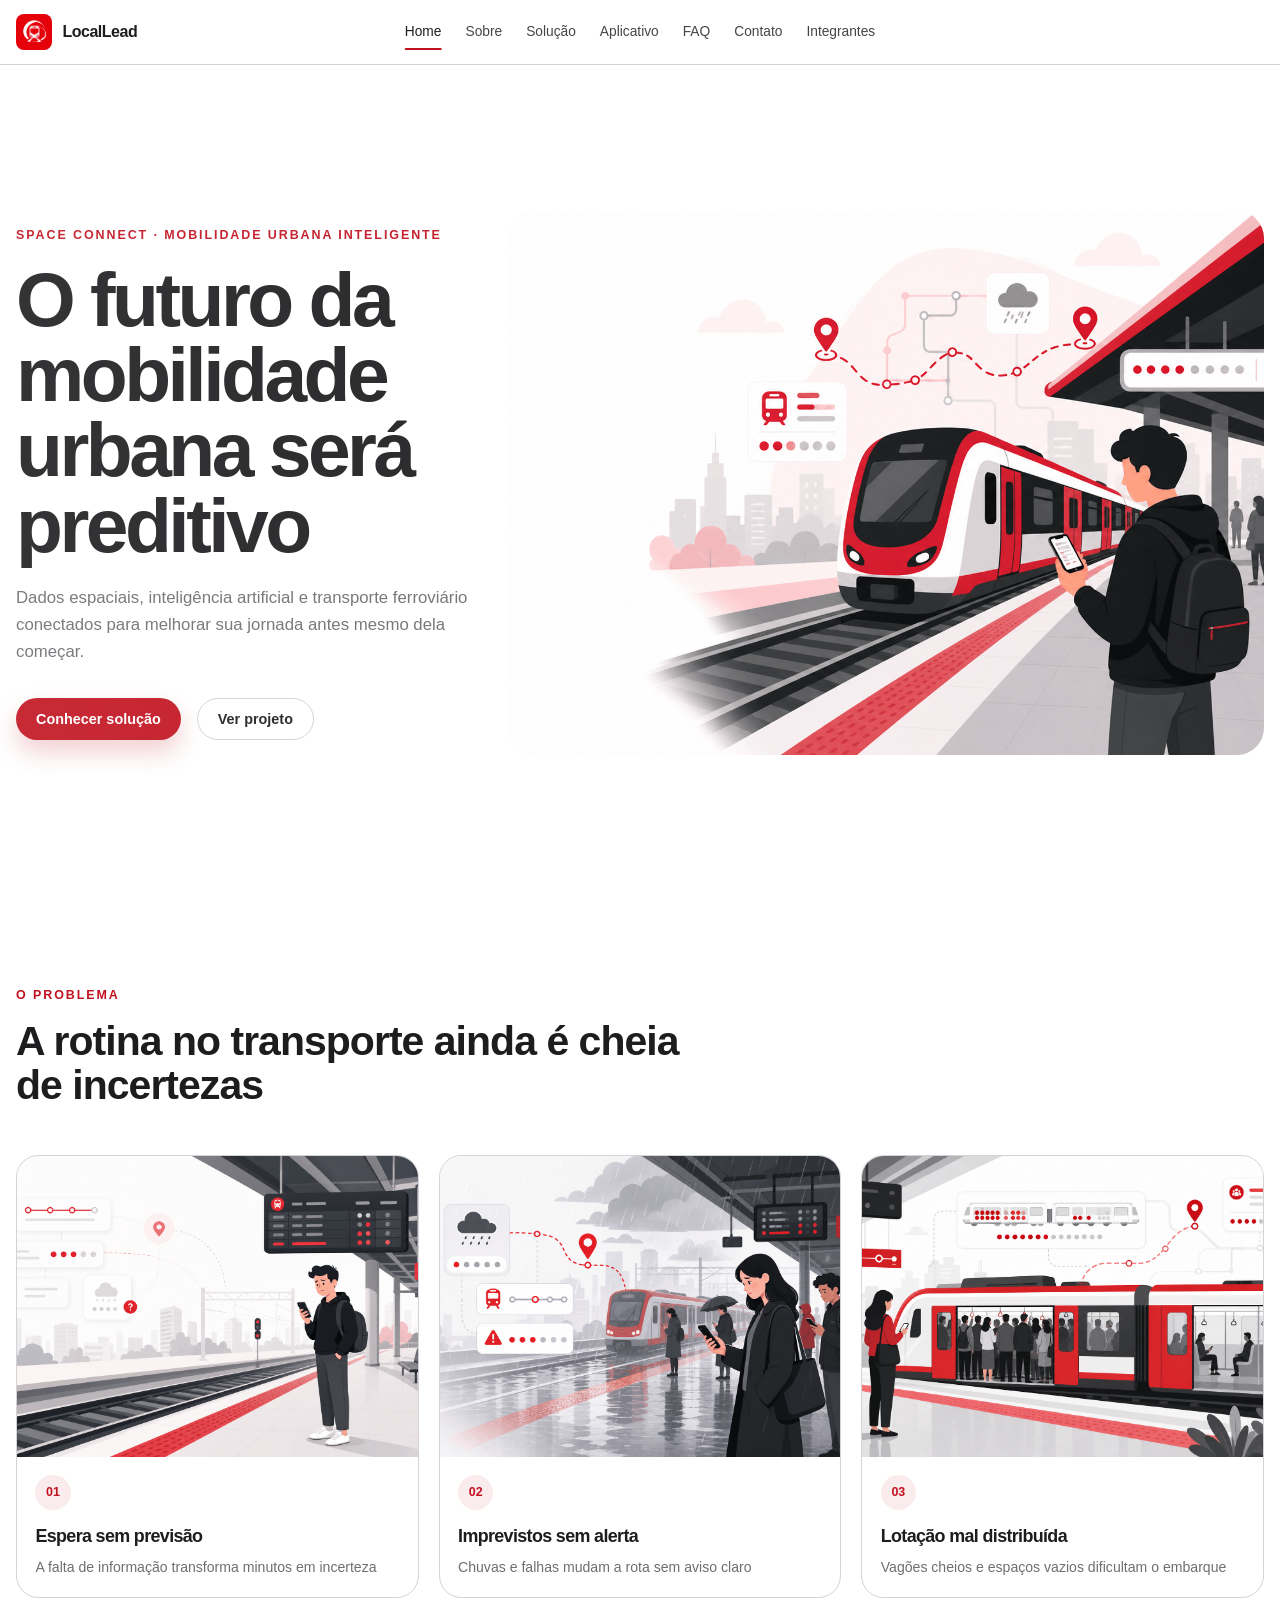
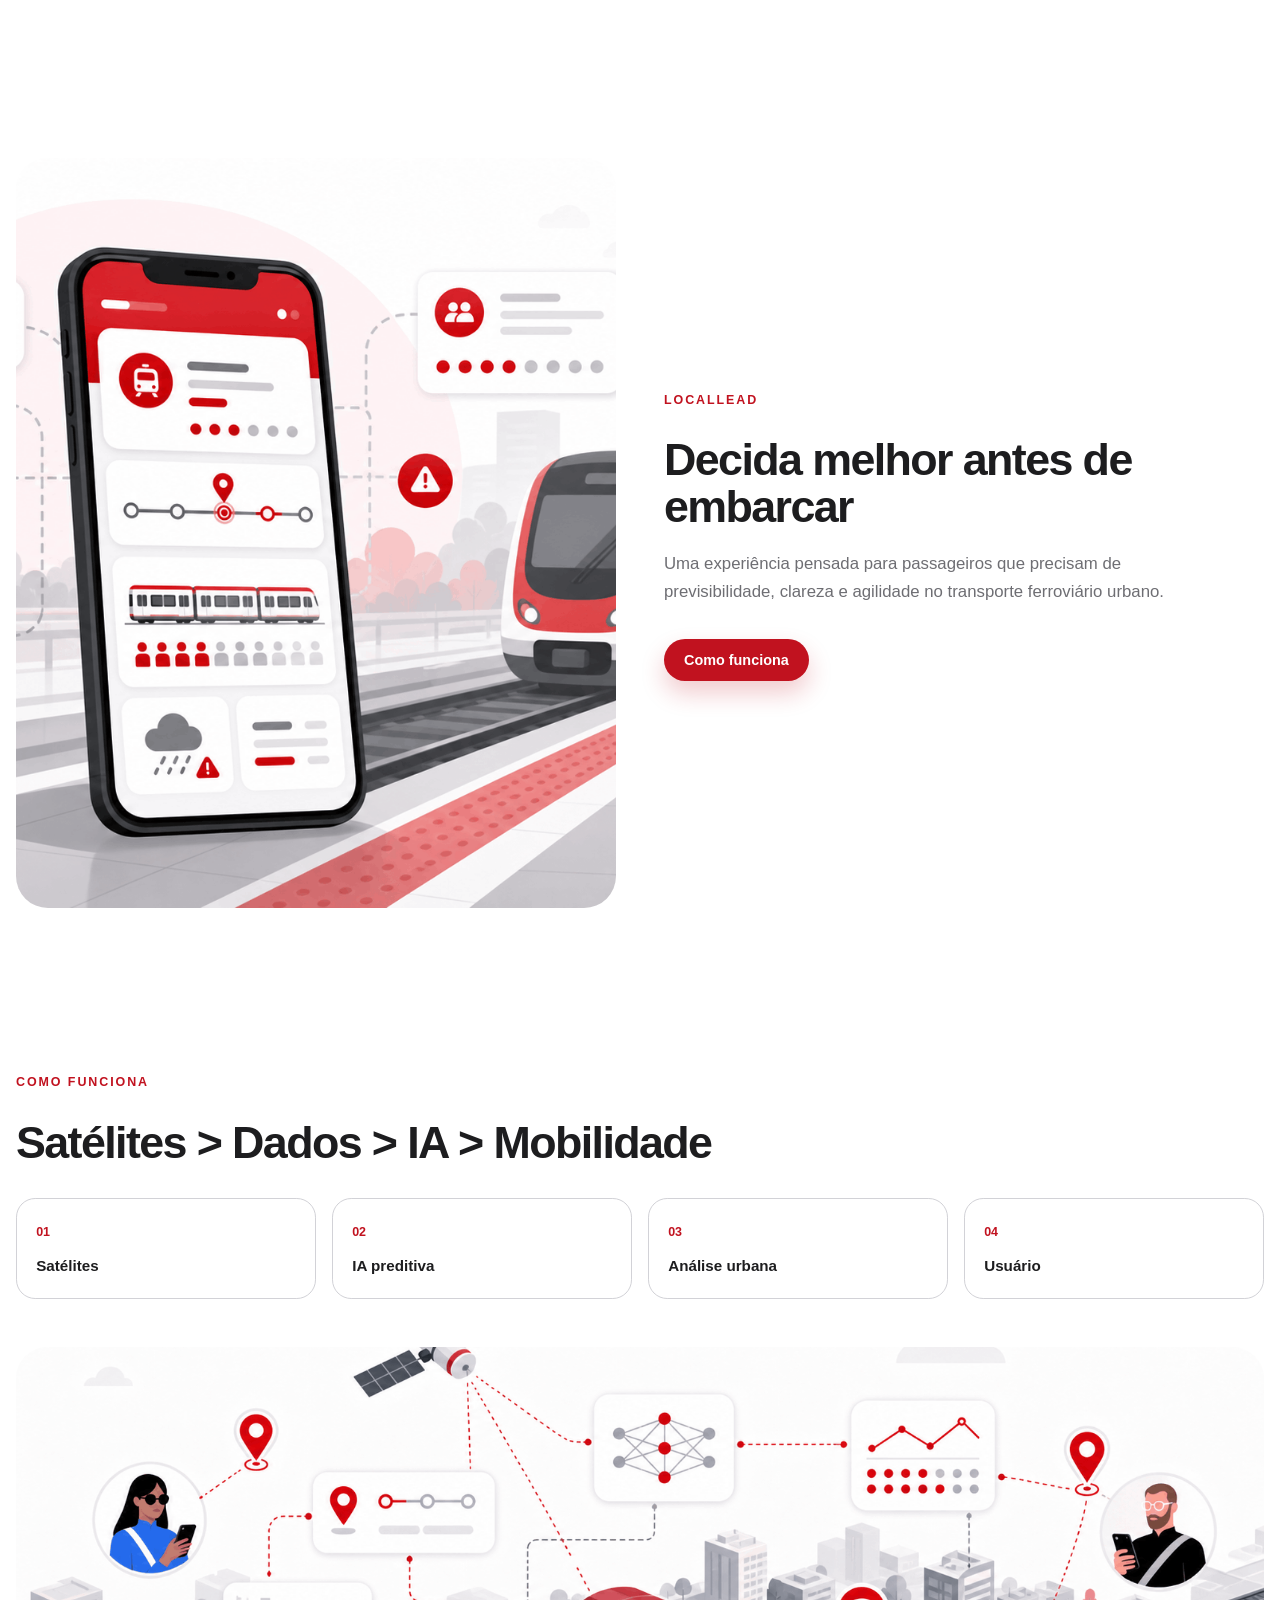
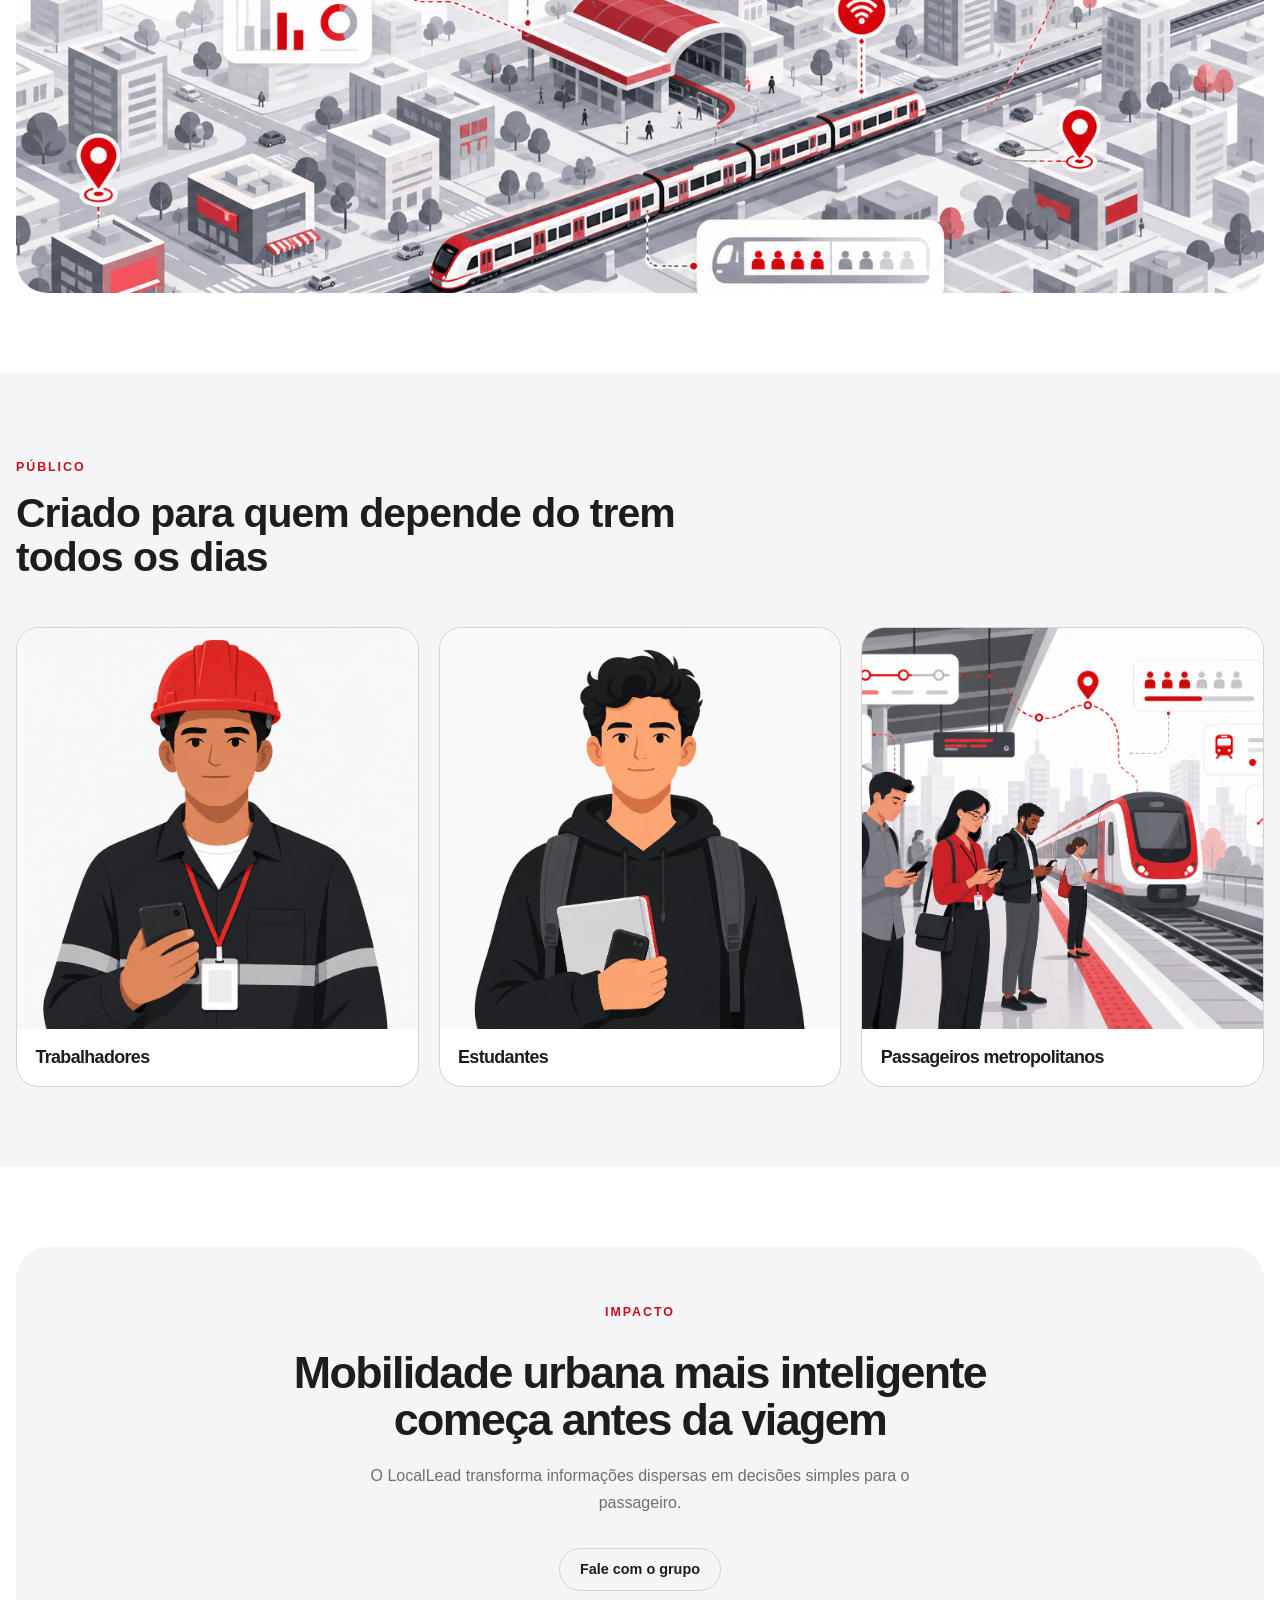
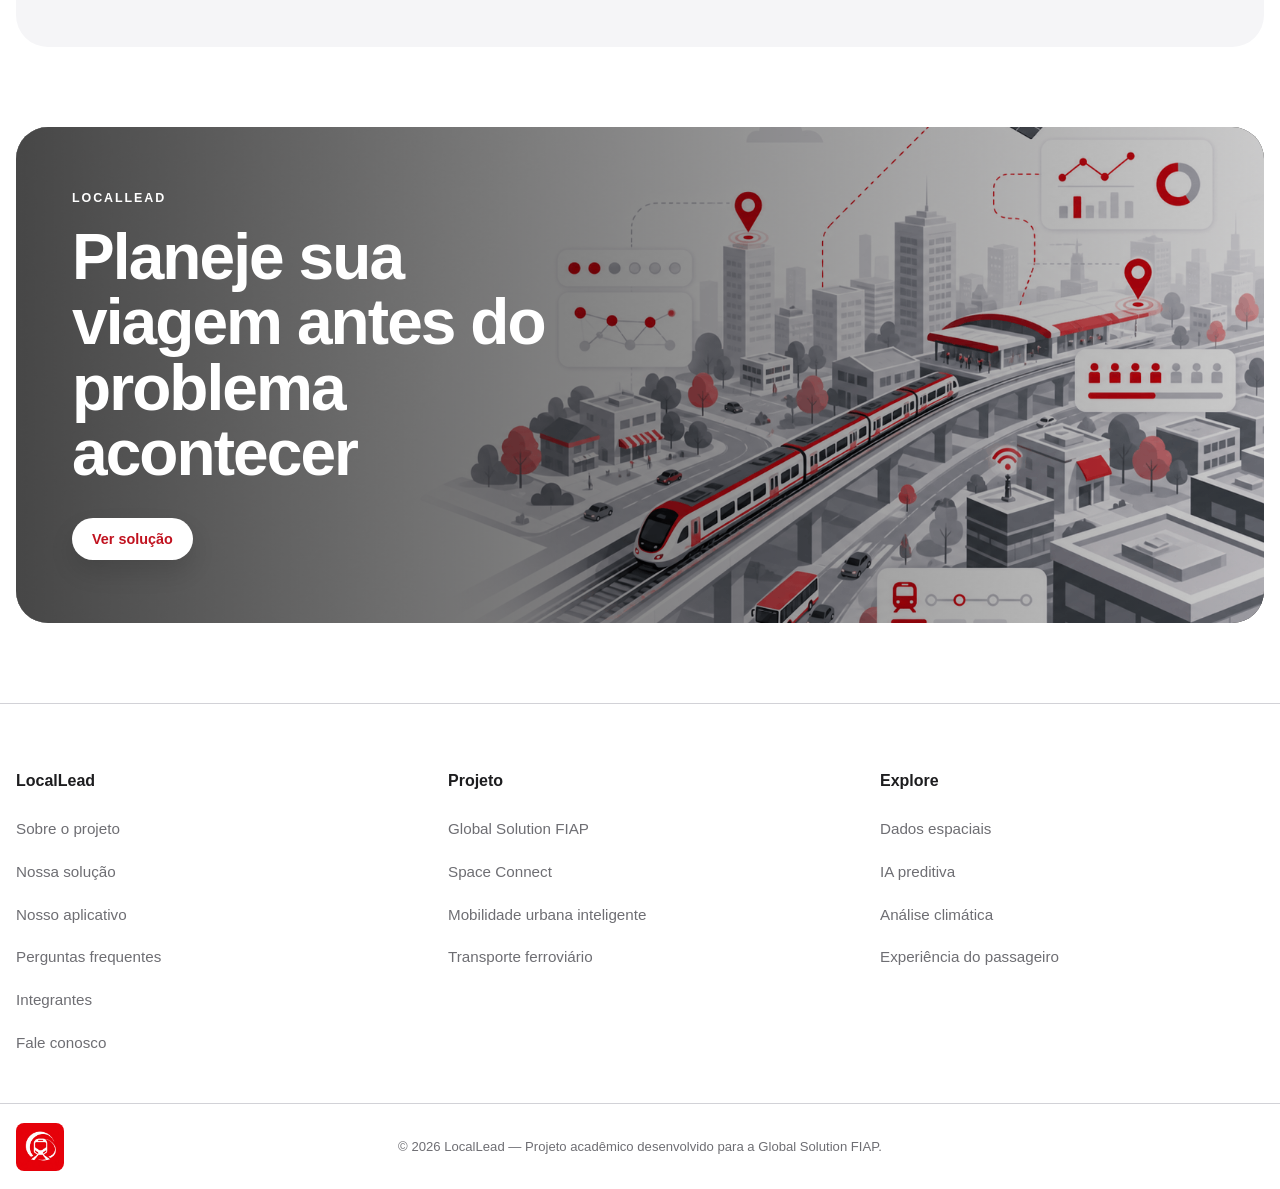
<file: index.html>
<!doctype html>
<html lang="pt-br">
  <head>
    <meta charset="UTF-8" />
    <meta name="viewport" content="width=device-width, initial-scale=1.0" />

    <link
      rel="shortcut icon"
      href="./assets/favicon/favicon.ico"
      type="image/x-icon"
    />
    <link rel="stylesheet" href="./css/main.css" />

    <script type="module" src="./js/main.js" defer></script>

    <title>LocalLead | Mobilidade Urbana Inteligente</title>
  </head>

  <body>
    <header class="header">
      <nav class="navbar" aria-label="Navegação principal">
        <a
          href="./index.html"
          class="navbar__brand"
          aria-label="Página inicial do LocalLead"
        >
          <img
            src="./assets/img/logo_locallead.png"
            alt="Logo LocalLead"
            class="navbar__logo"
          />

          <span class="navbar__name">LocalLead</span>
        </a>

        <button
          class="navbar__toggle"
          type="button"
          aria-label="Abrir menu de navegação"
          aria-expanded="false"
          aria-controls="navbar-menu"
        >
          <span class="navbar__toggle-line"></span>
          <span class="navbar__toggle-line"></span>
          <span class="navbar__toggle-line"></span>
        </button>

        <ul class="navbar__menu" id="navbar-menu">
          <li class="navbar__item">
            <a href="./index.html" class="navbar__link navbar__link--active"
              >Home</a
            >
          </li>

          <li class="navbar__item">
            <a href="./paginas/sobre.html" class="navbar__link">Sobre</a>
          </li>

          <li class="navbar__item">
            <a href="./paginas/solucao.html" class="navbar__link">Solução</a>
          </li>

          <li class="navbar__item">
            <a href="./paginas/aplicativo.html" class="navbar__link"
              >Aplicativo</a
            >
          </li>

          <li class="navbar__item">
            <a href="./paginas/faq.html" class="navbar__link">FAQ</a>
          </li>

          <li class="navbar__item">
            <a href="./paginas/contato.html" class="navbar__link">Contato</a>
          </li>

          <li class="navbar__item">
            <a href="./paginas/integrantes.html" class="navbar__link"
              >Integrantes</a
            >
          </li>
        </ul>
      </nav>
    </header>

    <main>
      <section class="hero" aria-labelledby="hero-title">
        <div class="hero__content">
          <span class="hero__tag"
            >Space Connect · Mobilidade Urbana Inteligente</span
          >

          <h1 class="hero__title" id="hero-title">
            O futuro da mobilidade urbana será preditivo
          </h1>

          <p class="hero__description">
            Dados espaciais, inteligência artificial e transporte ferroviário
            conectados para melhorar sua jornada antes mesmo dela começar.
          </p>

          <div class="hero__actions">
            <a href="./paginas/solucao.html" class="button button--primary">
              Conhecer solução
            </a>

            <a href="./paginas/sobre.html" class="button button--secondary">
              Ver projeto
            </a>
          </div>
        </div>

        <div class="hero__image">
          <img
            src="./assets/img/home/hero-trem-cidade-compresso.png"
            alt="Trem urbano em movimento em uma cidade moderna"
          />
        </div>
      </section>

      <section class="visual-section problems" aria-labelledby="problems-title">
        <div class="section-heading">
          <span class="section-heading__tag">O problema</span>

          <h2 class="section-heading__title" id="problems-title">
            A rotina no transporte ainda é cheia de incertezas
          </h2>
        </div>

        <div class="visual-grid visual-grid--three">
          <article class="visual-card">
            <div class="visual-card__image">
              <img
                src="./assets/img/home/problema-espera-compresso.png"
                alt="Pessoa esperando o trem em uma plataforma"
              />
            </div>

            <div class="visual-card__content">
              <span class="visual-card__number">01</span>
              <h3 class="visual-card__title">Espera sem previsão</h3>

              <p class="visual-card__description">
                A falta de informação transforma minutos em incerteza
              </p>
            </div>
          </article>

          <article class="visual-card">
            <div class="visual-card__image">
              <img
                src="./assets/img/home/problema-chuva-compresso.png"
                alt="Estação de trem em dia de chuva intensa"
              />
            </div>

            <div class="visual-card__content">
              <span class="visual-card__number">02</span>
              <h3 class="visual-card__title">Imprevistos sem alerta</h3>

              <p class="visual-card__description">
                Chuvas e falhas mudam a rota sem aviso claro
              </p>
            </div>
          </article>

          <article class="visual-card">
            <div class="visual-card__image">
              <img
                src="./assets/img/home/problema-lotacao-compresso.png"
                alt="Passageiros em uma plataforma cheia aguardando o trem"
              />
            </div>

            <div class="visual-card__content">
              <span class="visual-card__number">03</span>
              <h3 class="visual-card__title">Lotação mal distribuída</h3>

              <p class="visual-card__description">
                Vagões cheios e espaços vazios dificultam o embarque
              </p>
            </div>
          </article>
        </div>
      </section>

      <section class="app-preview" aria-labelledby="app-preview-title">
        <div class="app-preview__image">
          <img
            src="./assets/img/home/mockup-locaallead-app-compresso.png"
            alt="Interface do aplicativo LocalLead em um celular"
          />
        </div>

        <div class="app-preview__content">
          <span class="section-heading__tag">LocalLead</span>

          <h2 class="app-preview__title" id="app-preview-title">
            Decida melhor antes de embarcar
          </h2>

          <p class="app-preview__description">
            Uma experiência pensada para passageiros que precisam de
            previsibilidade, clareza e agilidade no transporte ferroviário
            urbano.
          </p>

          <a href="./paginas/solucao.html" class="button button--primary">
            Como funciona
          </a>
        </div>
      </section>

      <section class="workflow" aria-labelledby="workflow-title">
        <div class="workflow__content">
          <span class="section-heading__tag">Como funciona</span>

          <h2 class="workflow__title" id="workflow-title">
            Satélites > Dados > IA > Mobilidade
          </h2>

          <div class="workflow__steps" aria-label="Etapas da solução LocalLead">
            <div class="workflow__step">
              <span>01</span>
              <p>Satélites</p>
            </div>

            <div class="workflow__step">
              <span>02</span>
              <p>IA preditiva</p>
            </div>

            <div class="workflow__step">
              <span>03</span>
              <p>Análise urbana</p>
            </div>

            <div class="workflow__step">
              <span>04</span>
              <p>Usuário</p>
            </div>
          </div>
        </div>

        <div class="workflow__image">
          <img
            src="./assets/img/home/fluxo-satélite-ia-cidade-compresso.png"
            alt="Cidade conectada por dados espaciais e inteligência artificial"
          />
        </div>
      </section>

      <section class="visual-section audience" aria-labelledby="audience-title">
        <div class="section-heading">
          <span class="section-heading__tag">Público</span>

          <h2 class="section-heading__title" id="audience-title">
            Criado para quem depende do trem todos os dias
          </h2>
        </div>

        <div class="visual-grid visual-grid--three">
          <article class="visual-card visual-card--large">
            <div class="visual-card__image">
              <img
                src="./assets/img/home/publico-trabalhadores-compresso.png"
                alt="Trabalhadores usando transporte público urbano"
              />
            </div>

            <div class="visual-card__content">
              <h3 class="visual-card__title">Trabalhadores</h3>
            </div>
          </article>

          <article class="visual-card visual-card--large">
            <div class="visual-card__image">
              <img
                src="./assets/img/home/publico-estudantes-compresso.png"
                alt="Estudantes usando transporte ferroviário urbano"
              />
            </div>

            <div class="visual-card__content">
              <h3 class="visual-card__title">Estudantes</h3>
            </div>
          </article>

          <article class="visual-card visual-card--large">
            <div class="visual-card__image">
              <img
                src="./assets/img/home/publico-passageiros-compresso.png"
                alt="Passageiros em uma estação metropolitana"
              />
            </div>

            <div class="visual-card__content">
              <h3 class="visual-card__title">Passageiros metropolitanos</h3>
            </div>
          </article>
        </div>
      </section>

      <section class="impact" aria-labelledby="impact-title">
        <div class="impact__content">
          <span class="section-heading__tag">Impacto</span>

          <h2 class="impact__title" id="impact-title">
            Mobilidade urbana mais inteligente começa antes da viagem
          </h2>

          <p class="impact__description">
            O LocalLead transforma informações dispersas em decisões simples
            para o passageiro.
          </p>

          <a href="./paginas/contato.html" class="button button--secondary">
            Fale com o grupo
          </a>
        </div>
      </section>

      <section class="cta" aria-labelledby="cta-title">
        <div class="cta__image">
          <img
            src="./assets/img/home/cta-cidade-conectada-compresso.png"
            alt="Cidade conectada com linhas digitais representando mobilidade inteligente"
          />
        </div>

        <div class="cta__content">
          <span class="cta__tag">LocalLead</span>

          <h2 class="cta__title" id="cta-title">
            Planeje sua viagem antes do problema acontecer
          </h2>

          <a href="./paginas/solucao.html" class="button button--light">
            Ver solução
          </a>
        </div>
      </section>
    </main>

    <footer class="footer">
      <div class="footer__content">
        <div class="footer__column">
          <h2 class="footer__title">LocalLead</h2>

          <ul class="footer__list">
            <li>
              <a href="./paginas/sobre.html">Sobre o projeto</a>
            </li>

            <li>
              <a href="./paginas/solucao.html">Nossa solução</a>
            </li>

            <li>
              <a href="./paginas/aplicativo.html">Nosso aplicativo</a>
            </li>

            <li>
              <a href="./paginas/faq.html">Perguntas frequentes</a>
            </li>

            <li>
              <a href="./paginas/integrantes.html">Integrantes</a>
            </li>

            <li>
              <a href="./paginas/contato.html">Fale conosco</a>
            </li>
          </ul>
        </div>

        <div class="footer__column">
          <h2 class="footer__title">Projeto</h2>

          <ul class="footer__list">
            <li>Global Solution FIAP</li>
            <li>Space Connect</li>
            <li>Mobilidade urbana inteligente</li>
            <li>Transporte ferroviário</li>
          </ul>
        </div>

        <div class="footer__column">
          <h2 class="footer__title">Explore</h2>

          <ul class="footer__list">
            <li>Dados espaciais</li>
            <li>IA preditiva</li>
            <li>Análise climática</li>
            <li>Experiência do passageiro</li>
          </ul>
        </div>
      </div>

      <div class="footer__bottom">
        <div class="footer__bottom-content">
          <a
            href="./index.html"
            class="footer__brand"
            aria-label="Página inicial LocalLead"
          >
            <img
              src="./assets/img/logo_locallead.png"
              alt="Logo LocalLead"
              class="footer__logo"
            />
          </a>

          <p class="footer__copyright">
            © 2026 LocalLead — Projeto acadêmico desenvolvido para a Global
            Solution FIAP.
          </p>
        </div>
      </div>
    </footer>
  </body>
</html>
</file>
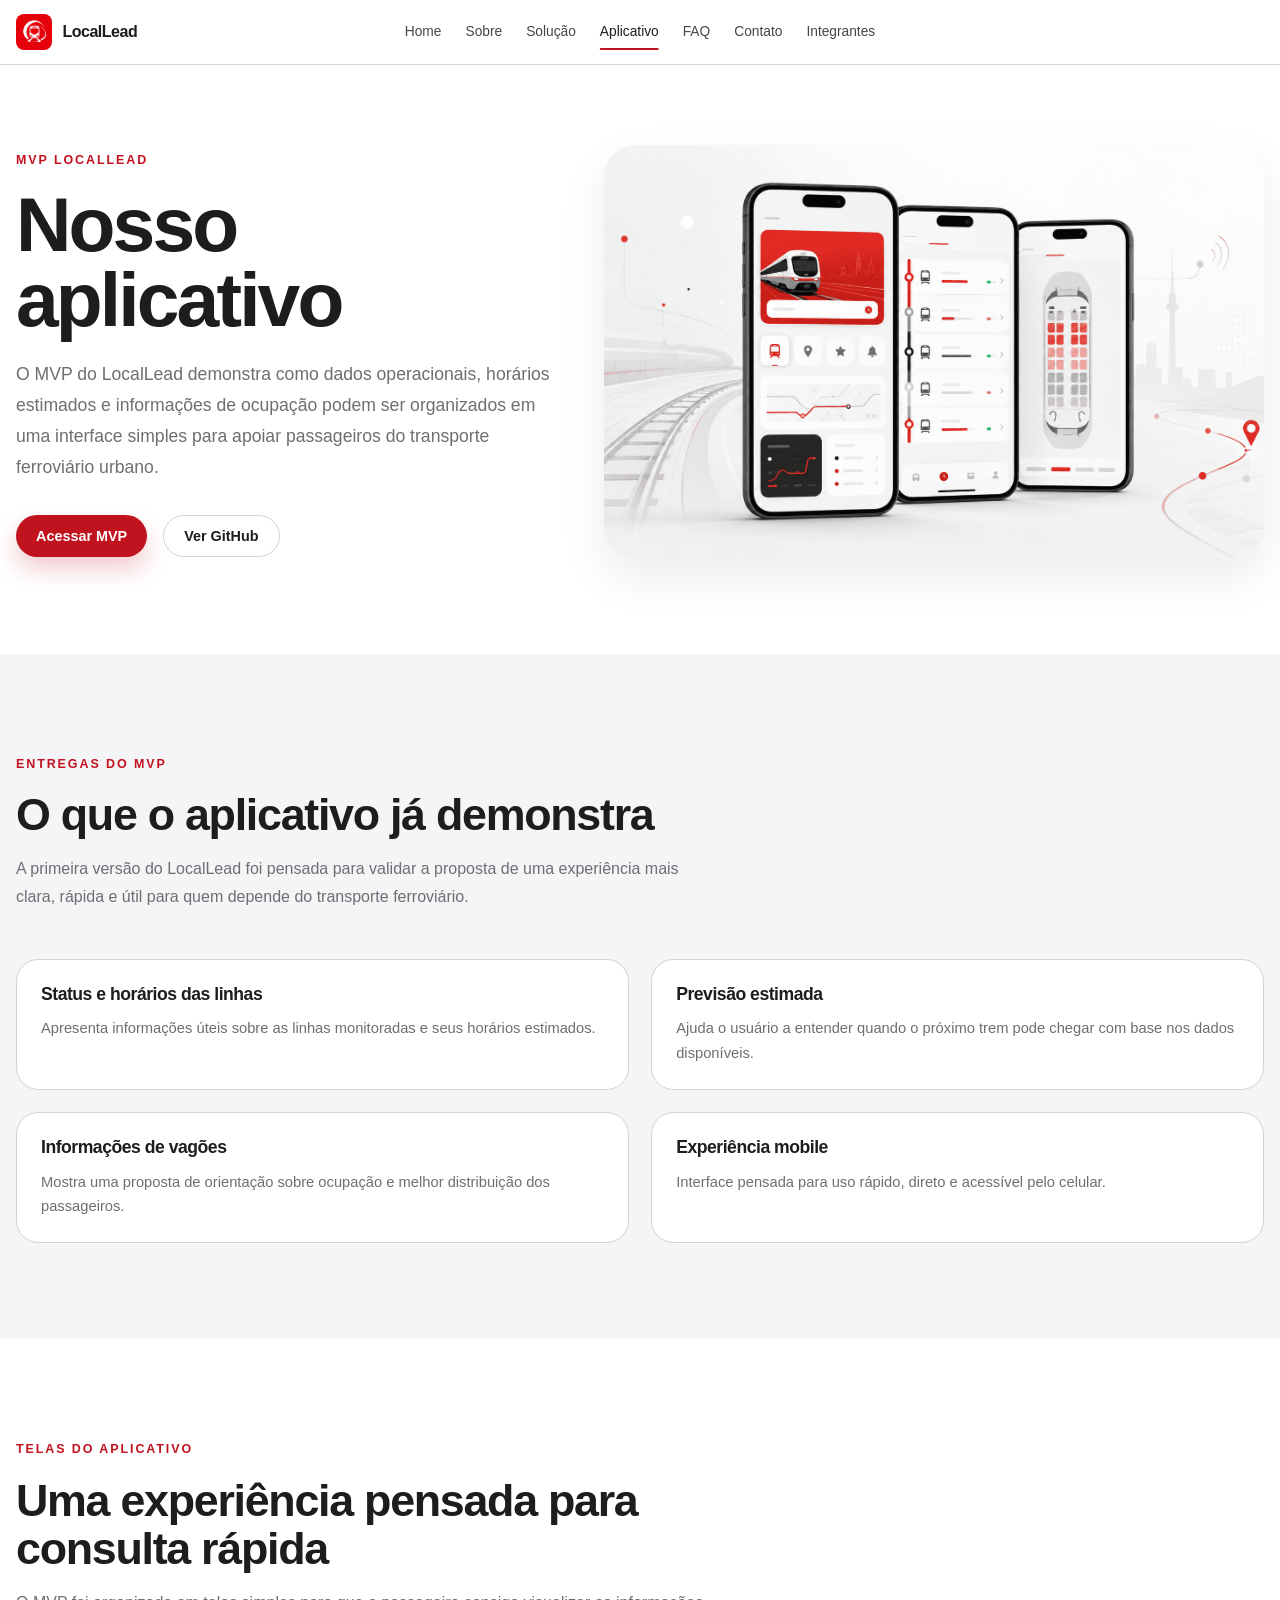
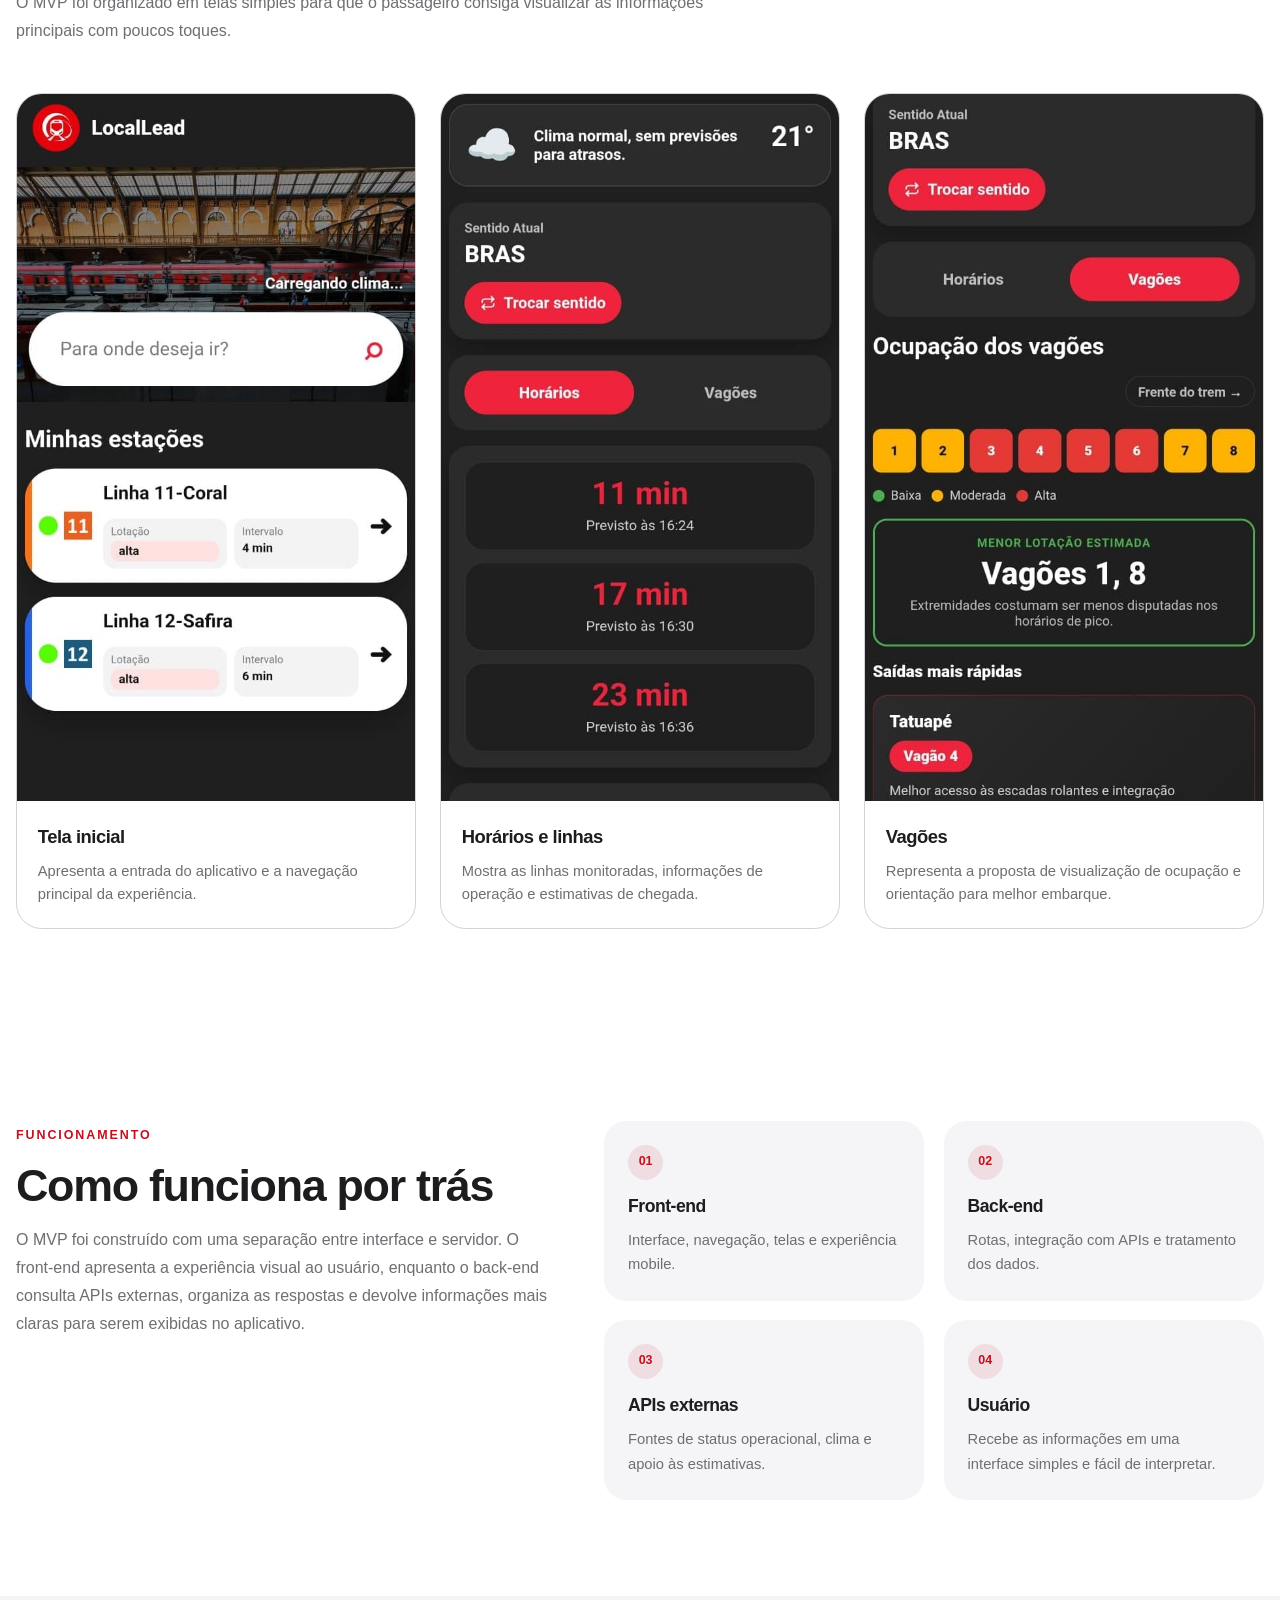
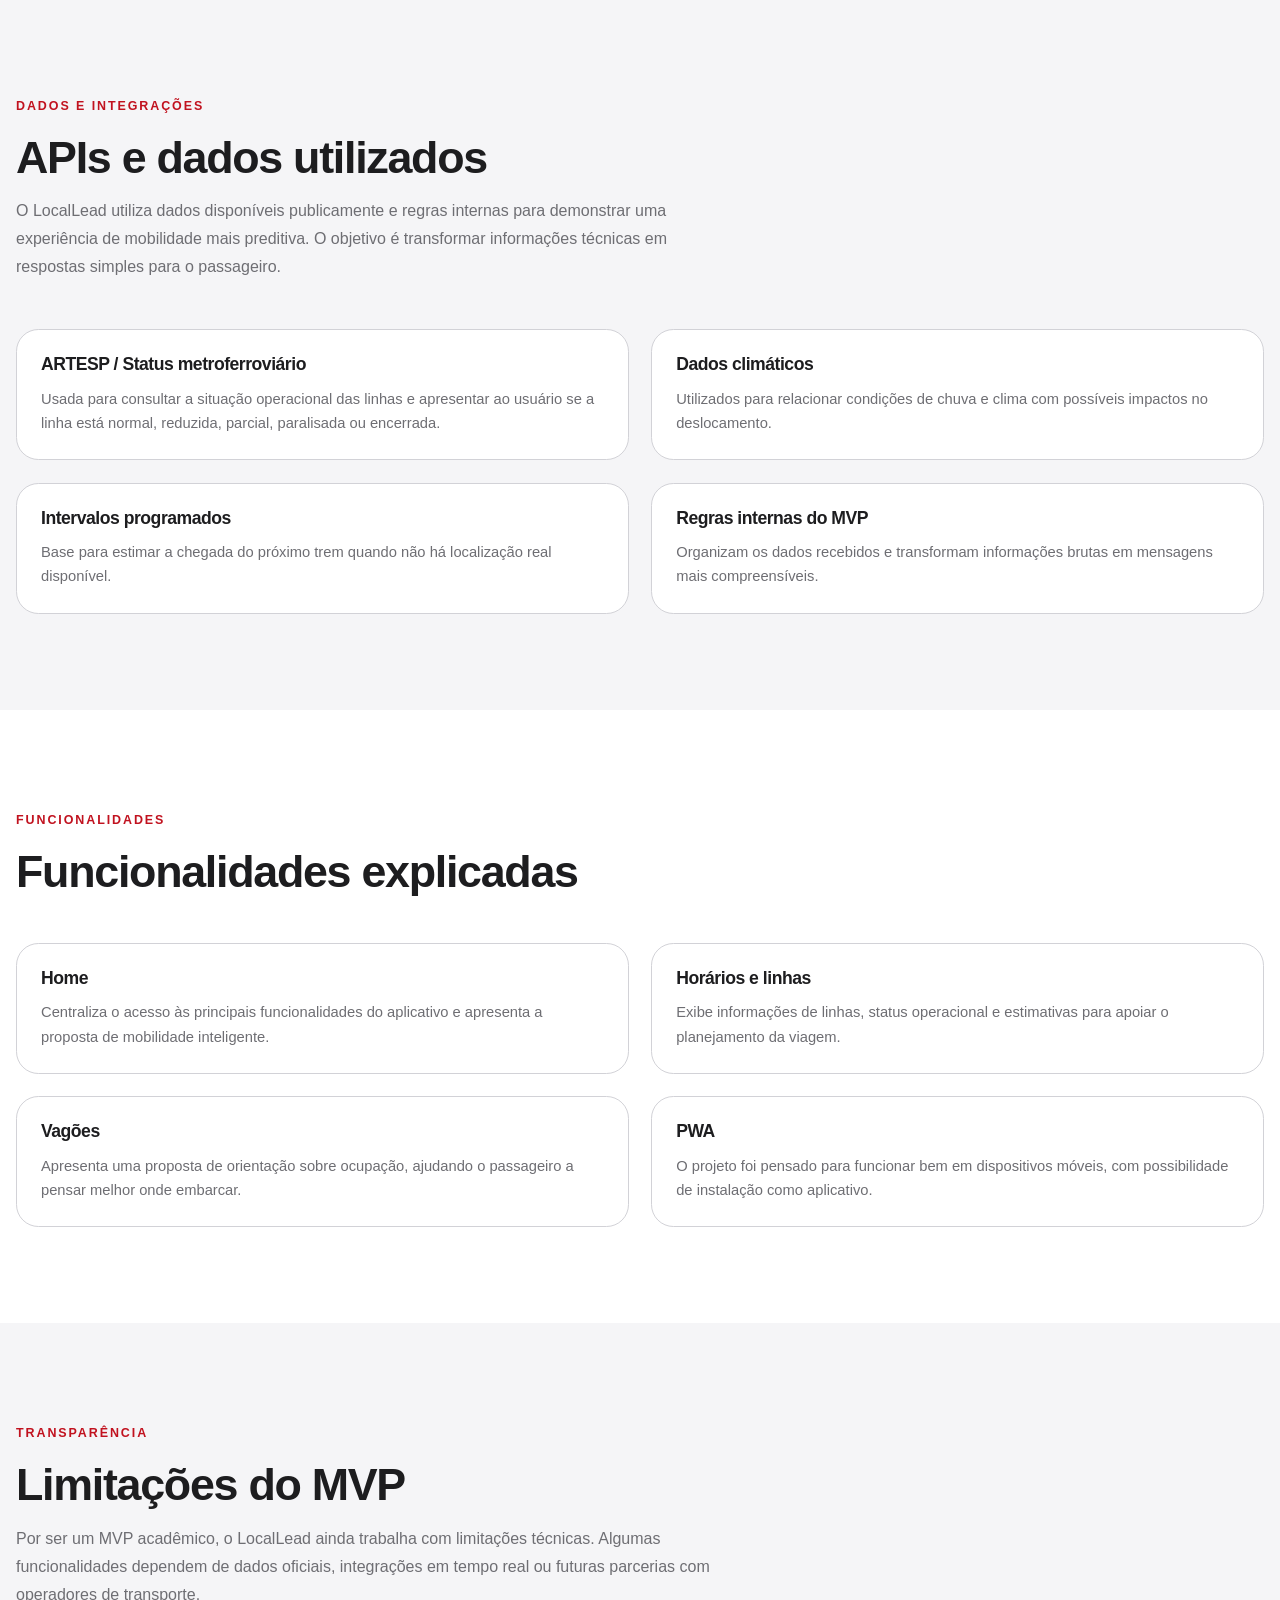
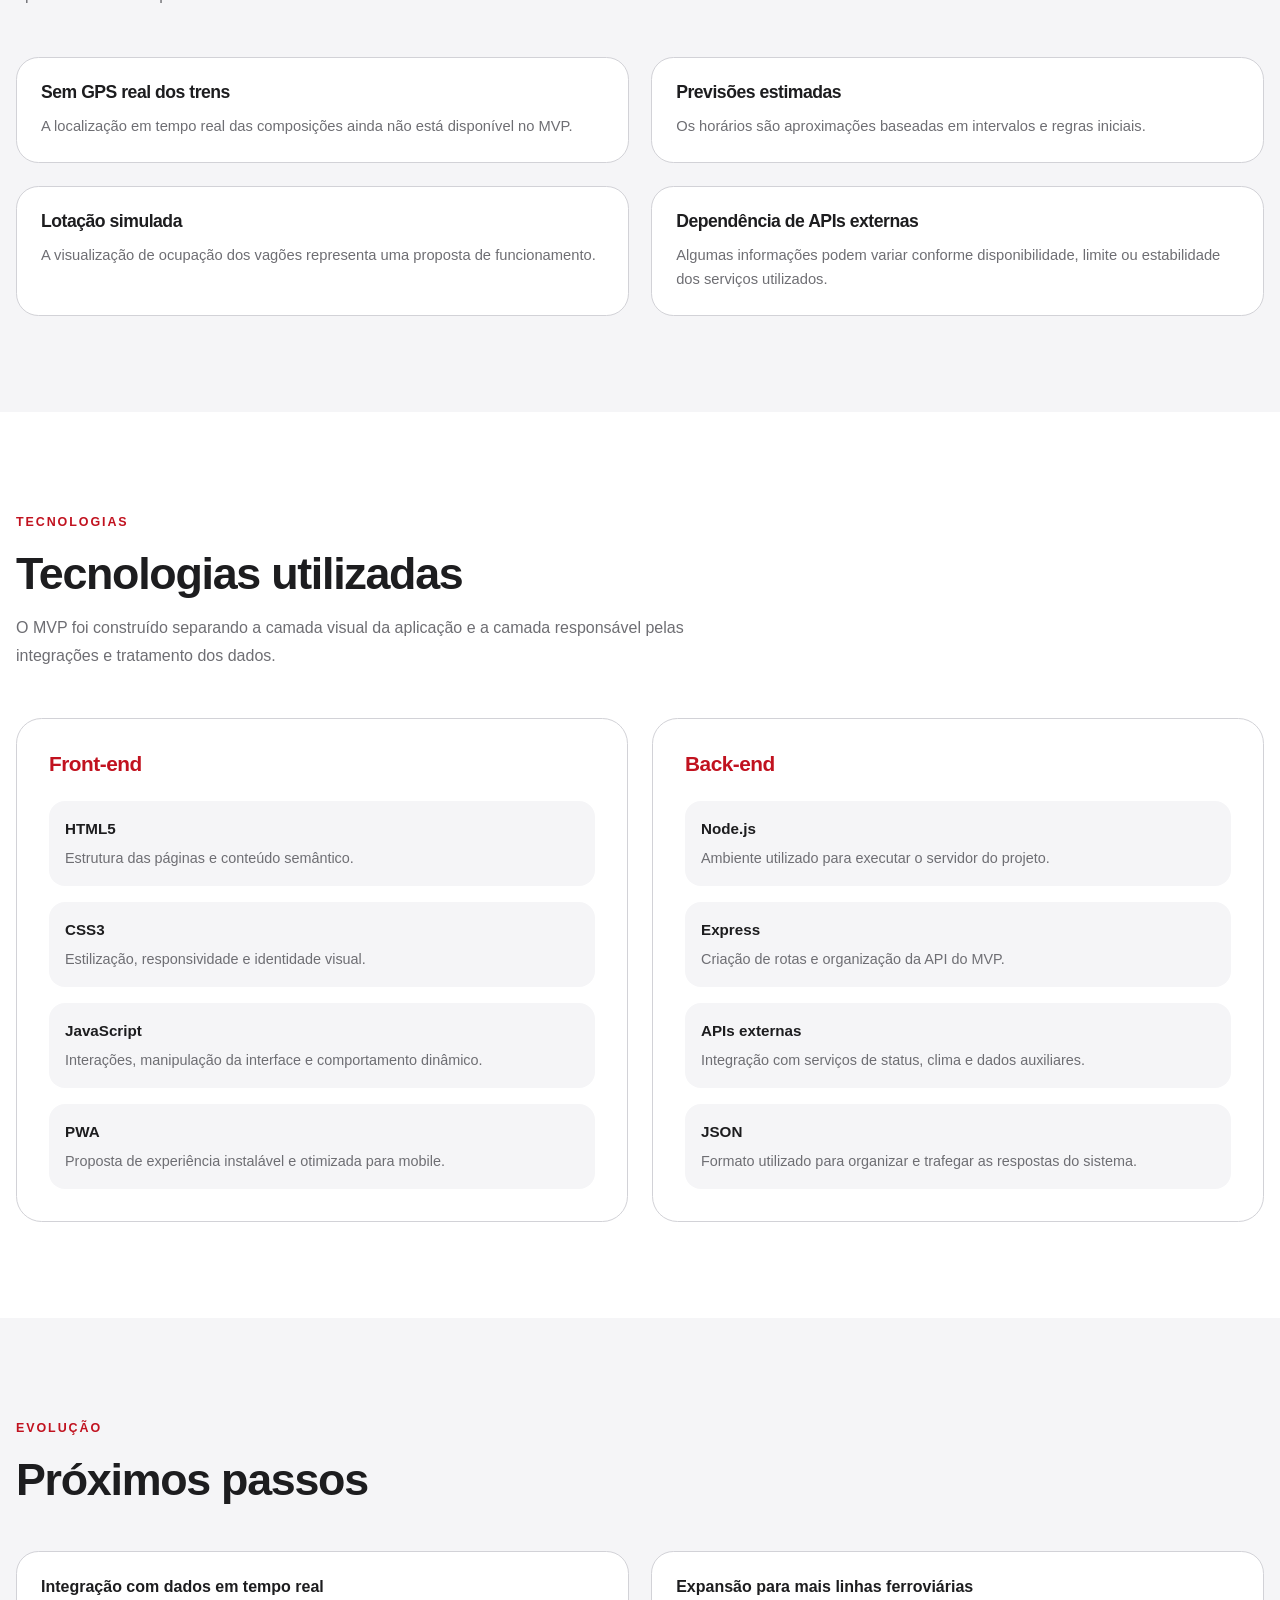
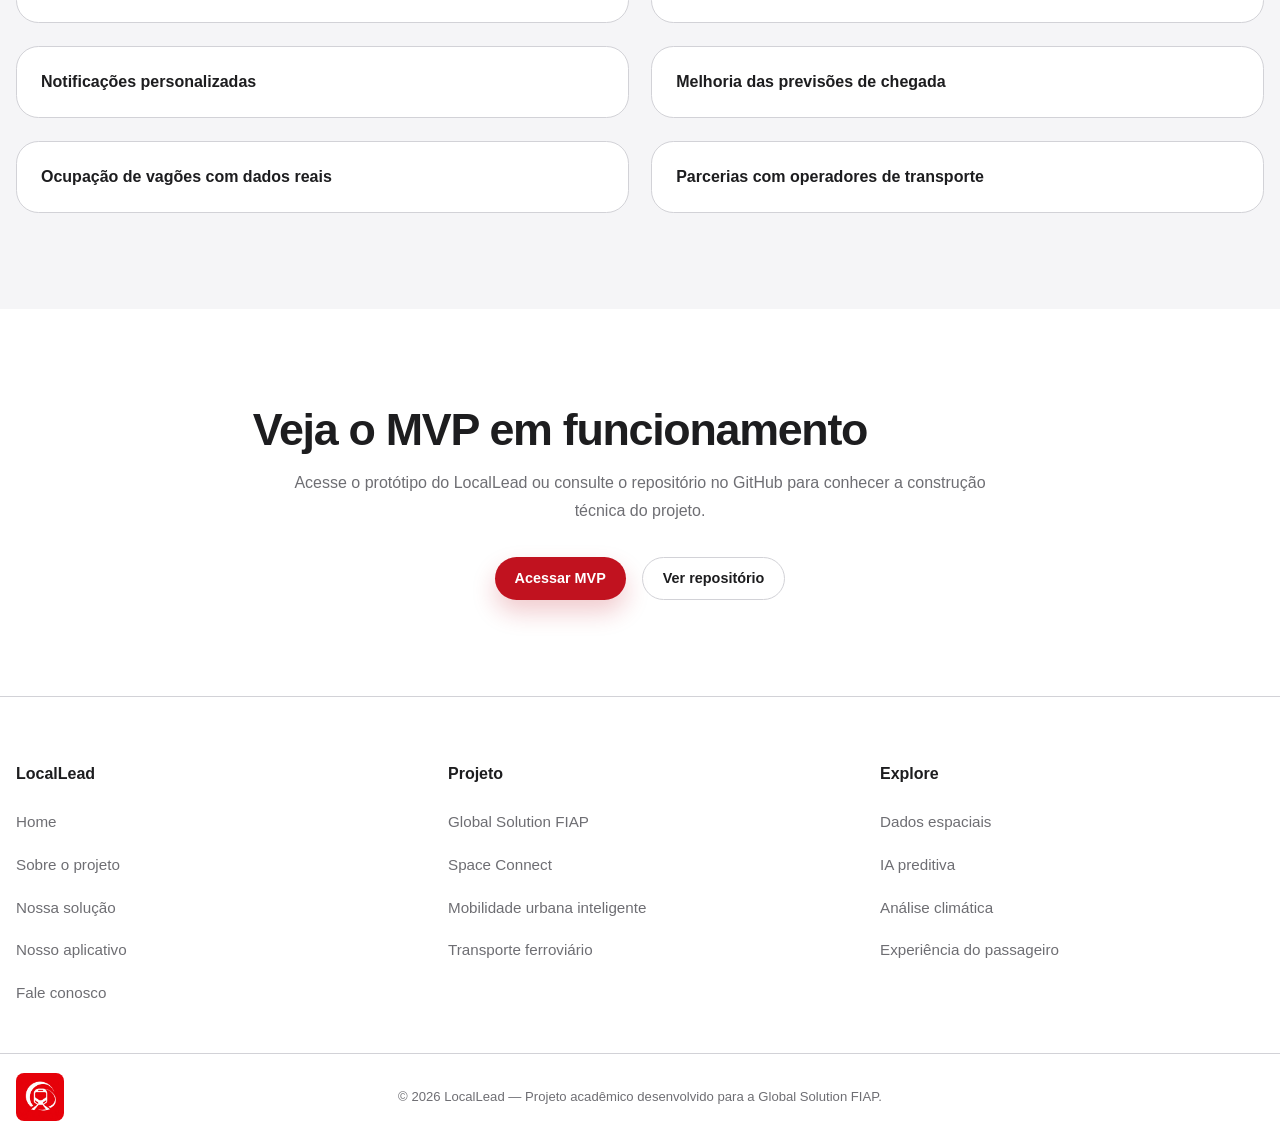
<file: paginas/aplicativo.html>
<!DOCTYPE html>
<html lang="pt-br">

<head>
    <meta charset="UTF-8">
    <meta name="viewport" content="width=device-width, initial-scale=1.0">

    <link rel="shortcut icon" href="../assets/favicon/favicon.ico" type="image/x-icon">
    <link rel="stylesheet" href="../css/main.css">
    <script type="module" src="../js/main.js" defer></script>

    <title>Nosso Aplicativo | LocalLead</title>
</head>

<body>

    <header class="header">
        <nav class="navbar" aria-label="Navegação principal">
            <a href="./aplicativo.html" class="navbar__brand" aria-label="Página aplicativo do LocalLead">
                <img src="../assets/img/logo_locallead.png" alt="Logo LocalLead" class="navbar__logo">
                <span class="navbar__name">LocalLead</span>
            </a>

            <button class="navbar__toggle" type="button" aria-label="Abrir menu de navegação" aria-expanded="false"
                aria-controls="navbar-menu">
                <span class="navbar__toggle-line"></span>
                <span class="navbar__toggle-line"></span>
                <span class="navbar__toggle-line"></span>
            </button>

            <ul class="navbar__menu" id="navbar-menu">
                <li class="navbar__item">
                    <a href="../index.html" class="navbar__link">Home</a>
                </li>

                <li class="navbar__item">
                    <a href="./sobre.html" class="navbar__link">Sobre</a>
                </li>

                <li class="navbar__item">
                    <a href="./solucao.html" class="navbar__link">Solução</a>
                </li>

                <li class="navbar__item">
                    <a href="./aplicativo.html" class="navbar__link navbar__link--active">Aplicativo</a>
                </li>

                <li class="navbar__item">
                    <a href="./faq.html" class="navbar__link">FAQ</a>
                </li>

                <li class="navbar__item">
                    <a href="./contato.html" class="navbar__link">Contato</a>
                </li>

                <li class="navbar__item">
                    <a href="./integrantes.html" class="navbar__link">Integrantes</a>
                </li>
            </ul>
        </nav>
    </header>

    <main>

        <section class="app-hero" aria-labelledby="app-title">
            <div class="app-hero__content">
                <span class="app-section-tag">MVP LocalLead</span>

                <h1 class="app-hero__title" id="app-title">
                    Nosso aplicativo
                </h1>

                <p class="app-hero__description">
                    O MVP do LocalLead demonstra como dados operacionais, horários estimados e informações de ocupação
                    podem ser organizados em uma interface simples para apoiar passageiros do transporte ferroviário urbano.
                </p>

                <div class="app-hero__actions">
                    <a href="https://locallead.vercel.app/" class="button button--primary" target="_blank" rel="noopener noreferrer">
                        Acessar MVP
                    </a>

                    <a href="https://github.com/EnzoNukui/mvp_locallead" class="button button--secondary" target="_blank"
                        rel="noopener noreferrer">
                        Ver GitHub
                    </a>
                </div>
            </div>

            <div class="app-hero__image">
                <img src="../assets/img/app/app-mockup-principal.png" alt="Tela inicial do aplicativo LocalLead">
            </div>
        </section>

        <section class="app-deliveries" aria-labelledby="deliveries-title">
            <div class="app-section-heading">
                <span class="app-section-tag">Entregas do MVP</span>

                <h2 id="deliveries-title">
                    O que o aplicativo já demonstra
                </h2>

                <p>
                    A primeira versão do LocalLead foi pensada para validar a proposta de uma experiência mais clara,
                    rápida e útil para quem depende do transporte ferroviário.
                </p>
            </div>

            <div class="app-feature-grid">
                <article class="app-feature-card">
                    <h3>Status e horários das linhas</h3>
                    <p>
                        Apresenta informações úteis sobre as linhas monitoradas e seus horários estimados.
                    </p>
                </article>

                <article class="app-feature-card">
                    <h3>Previsão estimada</h3>
                    <p>
                        Ajuda o usuário a entender quando o próximo trem pode chegar com base nos dados disponíveis.
                    </p>
                </article>

                <article class="app-feature-card">
                    <h3>Informações de vagões</h3>
                    <p>
                        Mostra uma proposta de orientação sobre ocupação e melhor distribuição dos passageiros.
                    </p>
                </article>

                <article class="app-feature-card">
                    <h3>Experiência mobile</h3>
                    <p>
                        Interface pensada para uso rápido, direto e acessível pelo celular.
                    </p>
                </article>
            </div>
        </section>

        <section class="app-screens" aria-labelledby="screens-title">
            <div class="app-section-heading">
                <span class="app-section-tag">Telas do aplicativo</span>

                <h2 id="screens-title">
                    Uma experiência pensada para consulta rápida
                </h2>

                <p>
                    O MVP foi organizado em telas simples para que o passageiro consiga visualizar as informações
                    principais com poucos toques.
                </p>
            </div>

            <div class="app-screens__grid">
                <article class="app-screen-card">
                    <div class="app-screen-card__image">
                        <img src="../assets/img/app/app-home.jpg" alt="Tela inicial do aplicativo LocalLead">
                    </div>

                    <div class="app-screen-card__content">
                        <h3>Tela inicial</h3>
                        <p>
                            Apresenta a entrada do aplicativo e a navegação principal da experiência.
                        </p>
                    </div>
                </article>

                <article class="app-screen-card">
                    <div class="app-screen-card__image">
                        <img src="../assets/img/app/app-horarios-linha.jpg"
                            alt="Tela de horários e linhas do aplicativo LocalLead">
                    </div>

                    <div class="app-screen-card__content">
                        <h3>Horários e linhas</h3>
                        <p>
                            Mostra as linhas monitoradas, informações de operação e estimativas de chegada.
                        </p>
                    </div>
                </article>

                <article class="app-screen-card">
                    <div class="app-screen-card__image">

                        <img src="../assets/img/app/app-vagoes.jpg" alt="Tela de vagões do aplicativo LocalLead">
                    </div>

                    <div class="app-screen-card__content">
                        <h3>Vagões</h3>
                        <p>
                            Representa a proposta de visualização de ocupação e orientação para melhor embarque.
                        </p>
                    </div>
                </article>
            </div>
        </section>

        <section class="app-flow" aria-labelledby="flow-title">
            <div class="app-flow__content">
                <span class="app-section-tag">Funcionamento</span>

                <h2 id="flow-title">
                    Como funciona por trás
                </h2>

                <p>
                    O MVP foi construído com uma separação entre interface e servidor. O front-end apresenta a experiência
                    visual ao usuário, enquanto o back-end consulta APIs externas, organiza as respostas e devolve
                    informações mais claras para serem exibidas no aplicativo.
                </p>
            </div>

            <div class="app-flow__steps" aria-label="Fluxo de funcionamento do MVP">
                <article>
                    <span>01</span>
                    <h3>Front-end</h3>
                    <p>Interface, navegação, telas e experiência mobile.</p>
                </article>

                <article>
                    <span>02</span>
                    <h3>Back-end</h3>
                    <p>Rotas, integração com APIs e tratamento dos dados.</p>
                </article>

                <article>
                    <span>03</span>
                    <h3>APIs externas</h3>
                    <p>Fontes de status operacional, clima e apoio às estimativas.</p>
                </article>

                <article>
                    <span>04</span>
                    <h3>Usuário</h3>
                    <p>Recebe as informações em uma interface simples e fácil de interpretar.</p>
                </article>
            </div>
        </section>

        <section class="app-data" aria-labelledby="data-title">
            <div class="app-section-heading">
                <span class="app-section-tag">Dados e integrações</span>

                <h2 id="data-title">
                    APIs e dados utilizados
                </h2>

                <p>
                    O LocalLead utiliza dados disponíveis publicamente e regras internas para demonstrar uma experiência
                    de mobilidade mais preditiva. O objetivo é transformar informações técnicas em respostas simples
                    para o passageiro.
                </p>
            </div>

            <div class="app-data__grid">
                <article>
                    <h3>ARTESP / Status metroferroviário</h3>
                    <p>
                        Usada para consultar a situação operacional das linhas e apresentar ao usuário se a linha está
                        normal, reduzida, parcial, paralisada ou encerrada.
                    </p>
                </article>

                <article>
                    <h3>Dados climáticos</h3>
                    <p>
                        Utilizados para relacionar condições de chuva e clima com possíveis impactos no deslocamento.
                    </p>
                </article>

                <article>
                    <h3>Intervalos programados</h3>
                    <p>
                        Base para estimar a chegada do próximo trem quando não há localização real disponível.
                    </p>
                </article>

                <article>
                    <h3>Regras internas do MVP</h3>
                    <p>
                        Organizam os dados recebidos e transformam informações brutas em mensagens mais compreensíveis.
                    </p>
                </article>
            </div>
        </section>

        <section class="app-resources" aria-labelledby="resources-title">
            <div class="app-section-heading">
                <span class="app-section-tag">Funcionalidades</span>

                <h2 id="resources-title">
                    Funcionalidades explicadas
                </h2>
            </div>

            <div class="app-resources__list">
                <article>
                    <h3>Home</h3>
                    <p>
                        Centraliza o acesso às principais funcionalidades do aplicativo e apresenta a proposta de
                        mobilidade inteligente.
                    </p>
                </article>

                <article>
                    <h3>Horários e linhas</h3>
                    <p>
                        Exibe informações de linhas, status operacional e estimativas para apoiar o planejamento da viagem.
                    </p>
                </article>

                <article>
                    <h3>Vagões</h3>
                    <p>
                        Apresenta uma proposta de orientação sobre ocupação, ajudando o passageiro a pensar melhor onde embarcar.
                    </p>
                </article>

                <article>
                    <h3>PWA</h3>
                    <p>
                        O projeto foi pensado para funcionar bem em dispositivos móveis, com possibilidade de instalação
                        como aplicativo.
                    </p>
                </article>
            </div>
        </section>

        <section class="app-limitations" aria-labelledby="limitations-title">
            <div class="app-section-heading">
                <span class="app-section-tag">Transparência</span>

                <h2 id="limitations-title">
                    Limitações do MVP
                </h2>

                <p>
                    Por ser um MVP acadêmico, o LocalLead ainda trabalha com limitações técnicas. Algumas funcionalidades
                    dependem de dados oficiais, integrações em tempo real ou futuras parcerias com operadores de transporte.
                </p>
            </div>

            <div class="app-limitations__grid">
                <article>
                    <h3>Sem GPS real dos trens</h3>
                    <p>A localização em tempo real das composições ainda não está disponível no MVP.</p>
                </article>

                <article>
                    <h3>Previsões estimadas</h3>
                    <p>Os horários são aproximações baseadas em intervalos e regras iniciais.</p>
                </article>

                <article>
                    <h3>Lotação simulada</h3>
                    <p>A visualização de ocupação dos vagões representa uma proposta de funcionamento.</p>
                </article>

                <article>
                    <h3>Dependência de APIs externas</h3>
                    <p>Algumas informações podem variar conforme disponibilidade, limite ou estabilidade dos serviços utilizados.</p>
                </article>
            </div>
        </section>

        <section class="app-stack" aria-labelledby="stack-title">
            <div class="app-section-heading">
                <span class="app-section-tag">Tecnologias</span>

                <h2 id="stack-title">
                    Tecnologias utilizadas
                </h2>

                <p>
                    O MVP foi construído separando a camada visual da aplicação e a camada responsável pelas integrações
                    e tratamento dos dados.
                </p>
            </div>

            <div class="app-stack__columns">
                <article class="app-stack__column">
                    <h3>Front-end</h3>

                    <ul>
                        <li>
                            <strong>HTML5</strong>
                            <span>Estrutura das páginas e conteúdo semântico.</span>
                        </li>

                        <li>
                            <strong>CSS3</strong>
                            <span>Estilização, responsividade e identidade visual.</span>
                        </li>

                        <li>
                            <strong>JavaScript</strong>
                            <span>Interações, manipulação da interface e comportamento dinâmico.</span>
                        </li>

                        <li>
                            <strong>PWA</strong>
                            <span>Proposta de experiência instalável e otimizada para mobile.</span>
                        </li>
                    </ul>
                </article>

                <article class="app-stack__column">
                    <h3>Back-end</h3>

                    <ul>
                        <li>
                            <strong>Node.js</strong>
                            <span>Ambiente utilizado para executar o servidor do projeto.</span>
                        </li>

                        <li>
                            <strong>Express</strong>
                            <span>Criação de rotas e organização da API do MVP.</span>
                        </li>

                        <li>
                            <strong>APIs externas</strong>
                            <span>Integração com serviços de status, clima e dados auxiliares.</span>
                        </li>

                        <li>
                            <strong>JSON</strong>
                            <span>Formato utilizado para organizar e trafegar as respostas do sistema.</span>
                        </li>
                    </ul>
                </article>
            </div>
        </section>

        <section class="app-next" aria-labelledby="next-title">
            <div class="app-section-heading">
                <span class="app-section-tag">Evolução</span>

                <h2 id="next-title">
                    Próximos passos
                </h2>
            </div>

            <div class="app-next__grid">
                <article>Integração com dados em tempo real</article>
                <article>Expansão para mais linhas ferroviárias</article>
                <article>Notificações personalizadas</article>
                <article>Melhoria das previsões de chegada</article>
                <article>Ocupação de vagões com dados reais</article>
                <article>Parcerias com operadores de transporte</article>
            </div>
        </section>

        <section class="app-cta" aria-labelledby="app-cta-title">
            <h2 id="app-cta-title">
                Veja o MVP em funcionamento
            </h2>

            <p>
                Acesse o protótipo do LocalLead ou consulte o repositório no GitHub para conhecer a construção técnica do projeto.
            </p>

            <div class="app-cta__actions">
                <a href="https://locallead.vercel.app/" class="button button--primary" target="_blank" rel="noopener noreferrer">
                    Acessar MVP
                </a>

                <a href="https://github.com/EnzoNukui/mvp_locallead" class="button button--secondary" target="_blank"
                    rel="noopener noreferrer">
                    Ver repositório
                </a>
            </div>
        </section>

    </main>

    <footer class="footer">
        <div class="footer__content">
            <div class="footer__column">
                <h2 class="footer__title">LocalLead</h2>

                <ul class="footer__list">
                    <li>
                        <a href="../index.html">Home</a>
                    </li>

                    <li>
                        <a href="./sobre.html">Sobre o projeto</a>
                    </li>

                    <li>
                        <a href="./solucao.html">Nossa solução</a>
                    </li>

                    <li>
                        <a href="./aplicativo.html">Nosso aplicativo</a>
                    </li>

                    <li>
                        <a href="./contato.html">Fale conosco</a>
                    </li>
                </ul>
            </div>

            <div class="footer__column">
                <h2 class="footer__title">Projeto</h2>

                <ul class="footer__list">
                    <li>Global Solution FIAP</li>
                    <li>Space Connect</li>
                    <li>Mobilidade urbana inteligente</li>
                    <li>Transporte ferroviário</li>
                </ul>
            </div>

            <div class="footer__column">
                <h2 class="footer__title">Explore</h2>

                <ul class="footer__list">
                    <li>Dados espaciais</li>
                    <li>IA preditiva</li>
                    <li>Análise climática</li>
                    <li>Experiência do passageiro</li>
                </ul>
            </div>
        </div>

        <div class="footer__bottom">
            <div class="footer__bottom-content">
                <a href="../index.html" class="footer__brand" aria-label="Página inicial LocalLead">
                    <img src="../assets/img/logo_locallead.png" alt="Logo LocalLead" class="footer__logo">
                </a>

                <p class="footer__copyright">
                    © 2026 LocalLead — Projeto acadêmico desenvolvido para a Global Solution FIAP.
                </p>
            </div>
        </div>
    </footer>

</body>

</html>
</file>
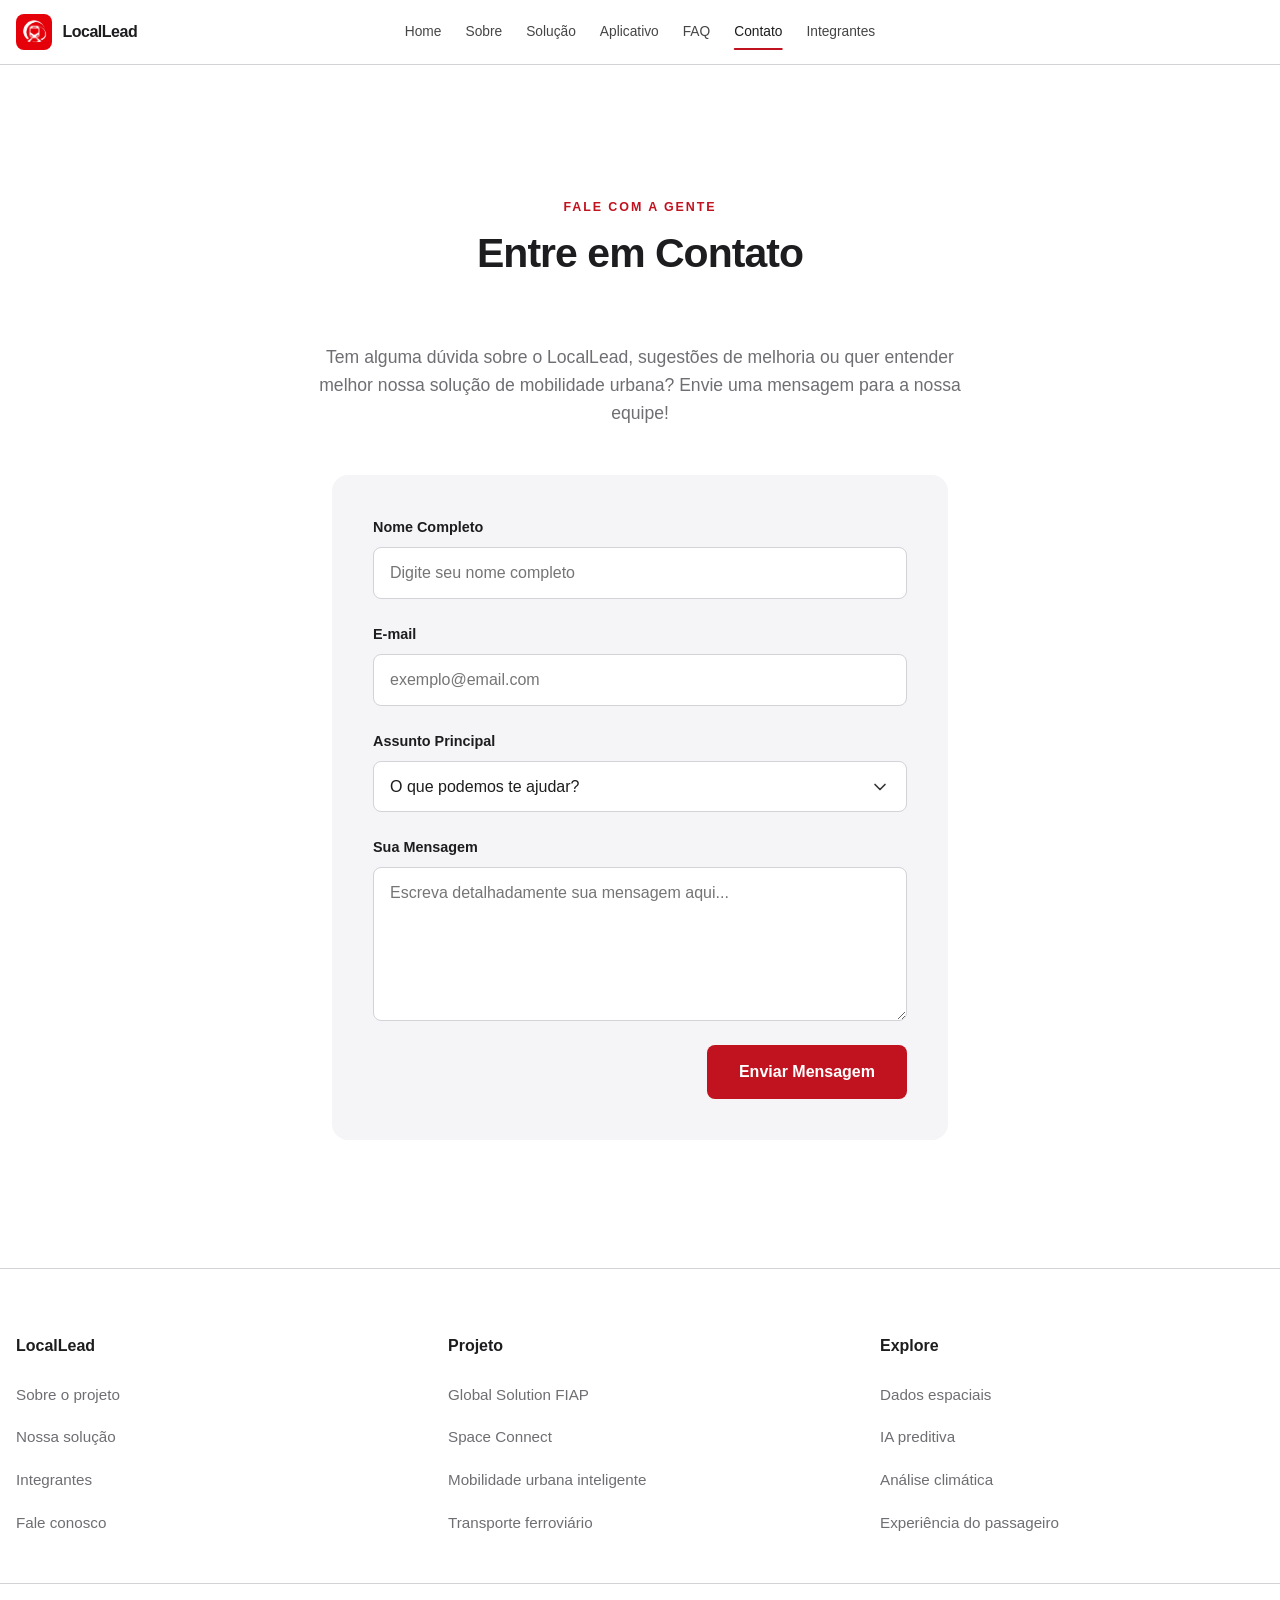
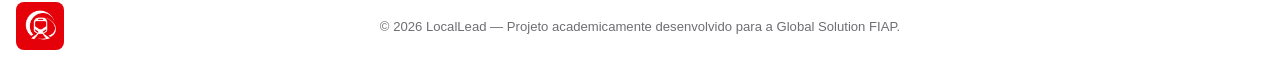
<file: paginas/contato.html>
<!DOCTYPE html>
<html lang="pt-br">

<head>
    <meta charset="UTF-8">
    <meta name="viewport" content="width=device-width, initial-scale=1.0">
    <link rel="shortcut icon" href="../assets/favicon/favicon.ico" type="image/x-icon">
    <link rel="stylesheet" href="../css/main.css">
    <link rel="stylesheet" href="../css/contato.css">
    <script src="../js/main.js" type="module" defer></script>
    <title>LocalLead | Contato</title>
</head>

<body>

    <header class="header">
        <nav class="navbar" aria-label="Navegação principal">
            <a href="../index.html" class="navbar__brand">
                <img src="../assets/img/logo_locallead.png" alt="Logo LocalLead" class="navbar__logo">
                <span class="navbar__name">LocalLead</span>
            </a>
            <button class="navbar__toggle" type="button" aria-label="Abrir menu de navegação" aria-expanded="false"
                aria-controls="navbar-menu">
                <span class="navbar__toggle-line"></span>
                <span class="navbar__toggle-line"></span>
                <span class="navbar__toggle-line"></span>
            </button>
            <ul class="navbar__menu" id="navbar-menu">
                <li class="navbar__item"><a href="../index.html" class="navbar__link">Home</a></li>
                <li class="navbar__item"><a href="./sobre.html" class="navbar__link">Sobre</a></li>
                <li class="navbar__item"><a href="./solucao.html" class="navbar__link">Solução</a></li>
                <li class="navbar__item">
                    <a href="./aplicativo.html" class="navbar__link">Aplicativo</a>
                </li>
                <li class="navbar__item"><a href="./faq.html" class="navbar__link">FAQ</a></li>
                <li class="navbar__item"><a href="./contato.html" class="navbar__link navbar__link--active">Contato</a>
                </li>
                <li class="navbar__item"><a href="./integrantes.html" class="navbar__link">Integrantes</a></li>
            </ul>
        </nav>
    </header>

    <main>

        <section class="contact-hero" aria-labelledby="title-contact">
            <div class="section-heading">
                <span class="section-heading__tag">Fale com a gente</span>
                <h2 class="section-heading__title" id="title-contact">Entre em Contato</h2>
            </div>
            <p class="contact-hero__subtitle">
                Tem alguma dúvida sobre o LocalLead, sugestões de melhoria ou quer entender melhor nossa solução de
                mobilidade urbana? Envie uma mensagem para a nossa equipe!
            </p>
        </section>

        <section class="contact-container">

            <form action="#" method="POST" class="contact-form" aria-label="Formulário de envio de mensagem">

                <div class="contact-form__group">
                    <label for="nome" class="contact-form__label">Nome Completo</label>
                    <input type="text" id="nome" name="nome" class="contact-form__input" required aria-required="true"
                        placeholder="Digite seu nome completo">
                </div>

                <div class="contact-form__group">
                    <label for="email" class="contact-form__label">E-mail</label>
                    <input type="email" id="email" name="email" class="contact-form__input" required aria-required="true"
                        placeholder="exemplo@email.com">
                </div>

                <div class="contact-form__group">
                    <label for="assunto" class="contact-form__label">Assunto Principal</label>
                    <select id="assunto" name="assunto" class="contact-form__input" required aria-required="true">
                        <option value="" disabled selected>O que podemos te ajudar?</option>
                        <option value="previsao">A previsão que vi não bateu</option>
                        <option value="linha">Tem algo errado numa linha</option>
                        <option value="sugestao">Tenho uma sugestão de melhoria</option>
                        <option value="dado">Vi um dado que parece desatualizado</option>
                        <option value="parceria">Sou da imprensa ou quero parceria</option>
                        <option value="outros">É outra coisa</option>
                    </select>
                </div>

                <div class="contact-form__group">
                    <label for="mensagem" class="contact-form__label">Sua Mensagem</label>
                    <textarea id="mensagem" name="mensagem" class="contact-form__input" rows="5" required aria-required="true"
                        placeholder="Escreva detalhadamente sua mensagem aqui..."></textarea>
                </div>

                <div class="contact-form__actions">
                    <button type="submit" class="contact-form__btn" aria-label="Enviar dados do formulário de contato">
                        Enviar Mensagem
                    </button>
                </div>

            </form>

        </section>

    </main>

    <footer class="footer">
        <div class="footer__content">
            <div class="footer__column">
                <h2 class="footer__title">LocalLead</h2>
                <ul class="footer__list">
                    <li><a href="./sobre.html">Sobre o projeto</a></li>
                    <li><a href="./solucao.html">Nossa solução</a></li>
                    <li><a href="./integrantes.html">Integrantes</a></li>
                    <li><a href="./contato.html">Fale conosco</a></li>
                </ul>
            </div>

            <div class="footer__column">
                <h2 class="footer__title">Projeto</h2>
                <ul class="footer__list">
                    <li>Global Solution FIAP</li>
                    <li>Space Connect</li>
                    <li>Mobilidade urbana inteligente</li>
                    <li>Transporte ferroviário</li>
                </ul>
            </div>

            <div class="footer__column">
                <h2 class="footer__title">Explore</h2>
                <ul class="footer__list">
                    <li>Dados espaciais</li>
                    <li>IA preditiva</li>
                    <li>Análise climática</li>
                    <li>Experiência do passageiro</li>
                </ul>
            </div>
        </div>

        <div class="footer__bottom">
            <div class="footer__bottom-content">
                <a href="../index.html" class="footer__brand" aria-label="Página inicial LocalLead">
                    <img src="../assets/img/logo_locallead.png" alt="Logo LocalLead" class="footer__logo">
                </a>
                <p class="footer__copyright">
                    © 2026 LocalLead — Projeto academicamente desenvolvido para a Global Solution FIAP.
                </p>
            </div>
        </div>
    </footer>

</body>

</html>
</file>
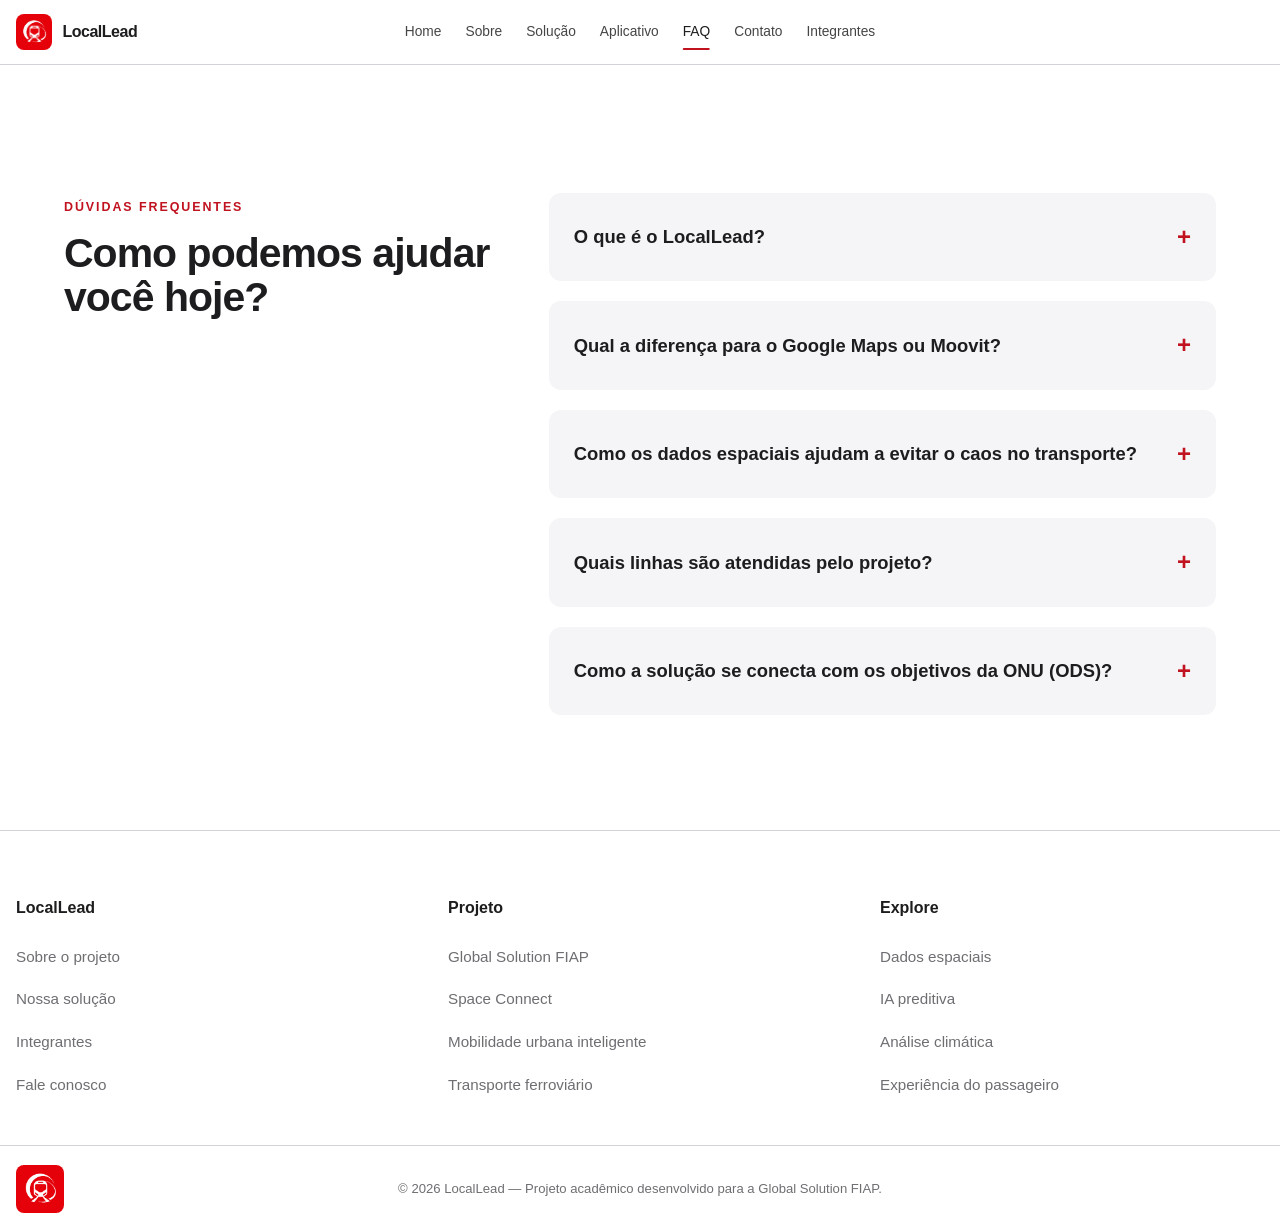
<file: paginas/faq.html>
<!DOCTYPE html>
<html lang="pt-br">

<head>
    <meta charset="UTF-8">
    <meta name="viewport" content="width=device-width, initial-scale=1.0">

    <link rel="shortcut icon" href="../assets/favicon/favicon.ico" type="image/x-icon">
    <link rel="stylesheet" href="../css/main.css">

    <script type="module" src="../js/main.js" defer></script>

    <title>LocalLead | FAQ</title>
</head>

<body>
    <!-- layout faq locallead -->
    <header class="header">
        <nav class="navbar" aria-label="Navegação principal">
            <a href="./faq.html" class="navbar__brand" aria-label="Página inicial do LocalLead">
                <img src="../assets/img/logo_locallead.png" alt="Logo LocalLead" class="navbar__logo">
                <span class="navbar__name">LocalLead</span>
            </a>

            <button class="navbar__toggle" type="button" aria-label="Abrir menu de navegação" aria-expanded="false"
                aria-controls="navbar-menu">
                <span class="navbar__toggle-line"></span>
                <span class="navbar__toggle-line"></span>
                <span class="navbar__toggle-line"></span>
            </button>

            <ul class="navbar__menu" id="navbar-menu">
                <li class="navbar__item">
                    <a href="../index.html" class="navbar__link">Home</a>
                </li>
                <li class="navbar__item">
                    <a href="./sobre.html" class="navbar__link">Sobre</a>
                </li>
                <li class="navbar__item">
                    <a href="./solucao.html" class="navbar__link">Solução</a>
                </li>
                <li class="navbar__item">
                    <a href="./aplicativo.html" class="navbar__link">Aplicativo</a>
                </li>
                <li class="navbar__item">
                    <a href="./faq.html" class="navbar__link navbar__link--active">FAQ</a>
                </li>
                <li class="navbar__item">
                    <a href="./contato.html" class="navbar__link">Contato</a>
                </li>
                <li class="navbar__item">
                    <a href="./integrantes.html" class="navbar__link">Integrantes</a>
                </li>
            </ul>
        </nav>
    </header>

    <main class="faq-main">
        <section class="faq-grid">
            
            <div class="faq-grid__heading">
                <span class="section-heading__tag">Dúvidas frequentes</span>
                <h2 class="section-heading__title">Como podemos ajudar você hoje?</h2>
            </div>

            <div class="faq-grid__content">
                <div class="faq-item">
                    <div class="faq-item__question">O que é o LocalLead?</div>
                    <div class="faq-item__answer">
                        <p>É uma plataforma preditiva de mobilidade urbana baseada em inteligência espacial. Conectamos dados orbitais de satélites e inteligência artificial para prever o cenário das linhas de transporte público antes mesmo da jornada começar.</p>
                    </div>
                </div>

                <div class="faq-item">
                    <div class="faq-item__question">Qual a diferença para o Google Maps ou Moovit?</div>
                    <div class="faq-item__answer">
                        <p>Os aplicativos tradicionais funcionam apenas em tempo real, reagindo a imprevistos que já aconteceram. O LocalLead analisa fatores climáticos e fluxo histórico para antecipar superlotações e atrasos operacionais com antecedência.</p>
                    </div>
                </div>

                <div class="faq-item">
                    <div class="faq-item__question">Como os dados espaciais ajudam a evitar o caos no transporte?</div>
                    <div class="faq-item__answer">
                        <p>Satélites monitoram em tempo real as condições climáticas e a densidade nas estações. Esses dados alimentam nossa inteligência artificial com contexto espacial, gerando alertas preditivos de falhas na malha ferroviária urbana.</p>
                    </div>
                </div>

                <div class="faq-item">
                    <div class="faq-item__question">Quais linhas são atendidas pelo projeto?</div>
                    <div class="faq-item__answer">
                        <p>Nosso foco estratégico inicial está concentrado nas linhas metroferroviárias de alta densidade da região metropolitana, cobrindo o monitoramento preventivo das linhas 11 coral e 12 safira.</p>
                    </div>
                </div>

                <div class="faq-item">
                    <div class="faq-item__question">Como a solução se conecta com os objetivos da ONU (ODS)?</div>
                    <div class="faq-item__answer">
                        <p>Ao reduzir o custo da ineficiência urbana e otimizar o tempo de bilhões de passageiros, colaboramos com as metas globais da ONU, atuando diretamente no ODS 11 (Cidades e Comunidades Sustentáveis) e ODS 9 (Indústria, Inovação e Infraestrutura).</p>
                    </div>
                </div>
            </div>

        </section>
    </main>

    <footer class="footer">
        <div class="footer__content">
            <div class="footer__column">
                <h2 class="footer__title">LocalLead</h2>
                <ul class="footer__list">
                    <li><a href="./sobre.html">Sobre o projeto</a></li>
                    <li><a href="./solucao.html">Nossa solução</a></li>
                    <li><a href="./integrantes.html">Integrantes</a></li>
                    <li><a href="./contato.html">Fale conosco</a></li>
                </ul>
            </div>

            <div class="footer__column">
                <h2 class="footer__title">Projeto</h2>
                <ul class="footer__list">
                    <li>Global Solution FIAP</li>
                    <li>Space Connect</li>
                    <li>Mobilidade urbana inteligente</li>
                    <li>Transporte ferroviário</li>
                </ul>
            </div>

            <div class="footer__column">
                <h2 class="footer__title">Explore</h2>
                <ul class="footer__list">
                    <li>Dados espaciais</li>
                    <li>IA preditiva</li>
                    <li>Análise climática</li>
                    <li>Experiência do passageiro</li>
                </ul>
            </div>
        </div>

        <div class="footer__bottom">
            <div class="footer__bottom-content">
                <a href="../index.html" class="footer__brand" aria-label="Página inicial LocalLead">
                    <img src="../assets/img/logo_locallead.png" alt="Logo LocalLead" class="footer__logo">
                </a>
                <p class="footer__copyright">
                    © 2026 LocalLead — Projeto acadêmico desenvolvido para a Global Solution FIAP.
                </p>
            </div>
        </div>
    </footer>
</body>

</html>
</file>
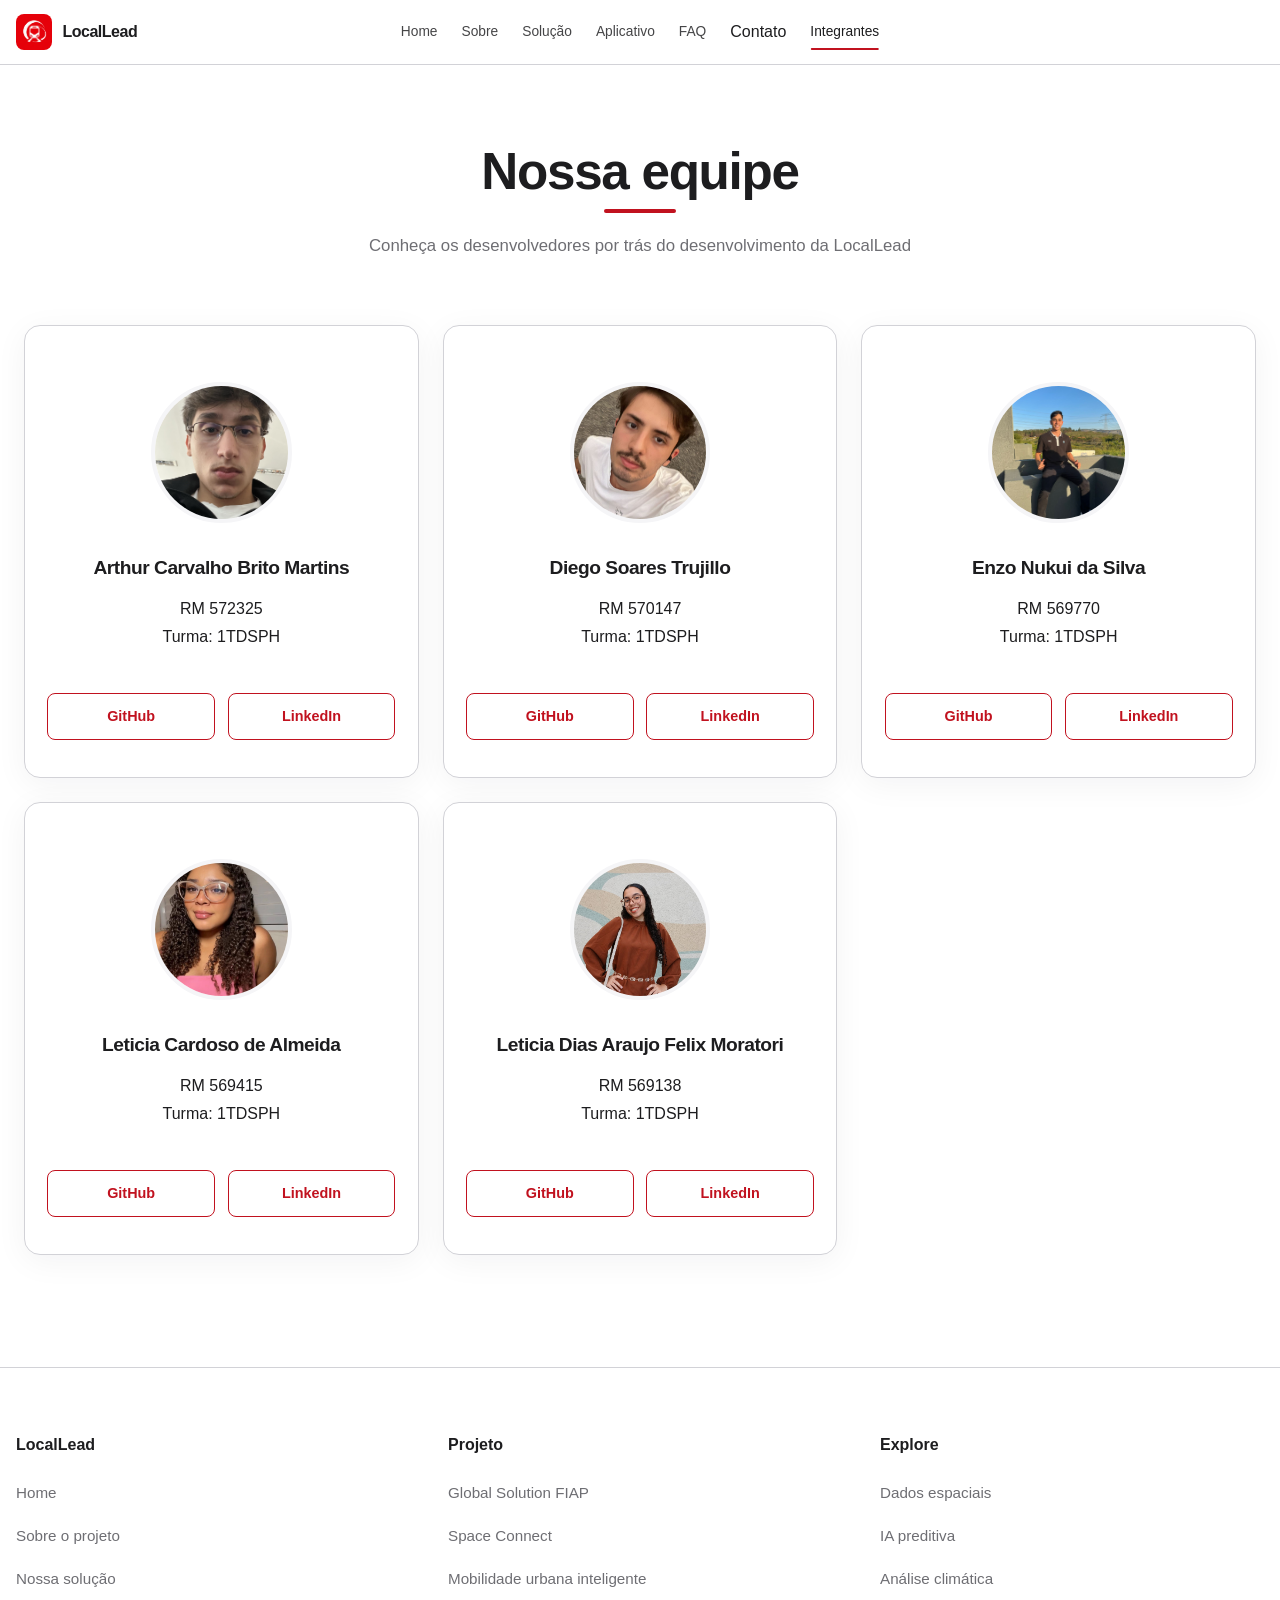
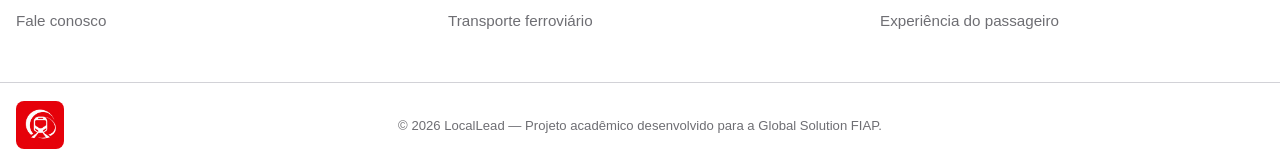
<file: paginas/integrantes.html>
<!DOCTYPE html>
<html lang="pt-br">

<head>
    <meta charset="UTF-8">
    <meta name="viewport" content="width=device-width, initial-scale=1.0">

    <link rel="shortcut icon" href="../assets/favicon/favicon.ico" type="image/x-icon">
    <link rel="stylesheet" href="../css/main.css">
    <script type="module" src="../js/main.js" defer></script>

    <title>Integrantes | LocalLead</title>
</head>

<body>

    <header class="header">
        <nav class="navbar" aria-label="Navegação principal">
            <a href="./integrantes.html" class="navbar__brand" aria-label="Página de integrantes LocalLead">
                <img src="../assets/img/logo_locallead.png" alt="Logo LocalLead" class="navbar__logo">

                <span class="navbar__name">LocalLead</span>
            </a>

            <button class="navbar__toggle" type="button" aria-label="Abrir menu de navegação" aria-expanded="false"
                aria-controls="navbar-menu">
                <span class="navbar__toggle-line"></span>
                <span class="navbar__toggle-line"></span>
                <span class="navbar__toggle-line"></span>
            </button>

            <ul class="navbar__menu" id="navbar-menu">
                <li class="navbar__item">
                    <a href="../index.html" class="navbar__link">Home</a>
                </li>

                <li class="navbar__item">
                    <a href="./sobre.html" class="navbar__link">Sobre</a>
                </li>

                <li class="navbar__item">
                    <a href="./solucao.html" class="navbar__link">Solução</a>
                </li>

                <li class="navbar__item">
                    <a href="./aplicativo.html" class="navbar__link">Aplicativo</a>
                </li>

                <li class="navbar__item">
                    <a href="./faq.html" class="navbar__link">FAQ</a>
                </li>

                <li class="navbar__item">
                    <a href="./contato.html">Contato</a>
                </li>

                <li class="navbar__item">
                    <a href="./integrantes.html" class="navbar__link  navbar__link--active">Integrantes</a>
                </li>
            </ul>
        </nav>
    </header>


    <main>
        <section class="team-title">
            <h1>Nossa equipe</h1>
            <p>Conheça os desenvolvedores por trás do desenvolvimento da LocalLead</p>
        </section>
        <div class="team-container">

            <article class="team-card">
                <img src="../assets/integrantes/foto_arthur.jpg" alt="Foto do integrante Arthur Carvalho">
                <h3>Arthur Carvalho Brito Martins</h3>
                <p>RM 572325</p>
                <p>Turma: 1TDSPH</p>
                <div class="social-links">
                    <a href="https://github.com/arthurmartinss" target="_blank" rel="noopener noreferrer">GitHub</a>
                    <a href="https://www.linkedin.com/in/arthur-martinss/" target="_blank" rel="noopener noreferrer">LinkedIn</a>
                </div>
            </article>

            <article class="team-card">
                <img src="../assets/integrantes/foto_diego.jpeg" alt="Foto do integrante Diego Soares">
                <h3>Diego Soares Trujillo</h3>
                <p>RM 570147</p>
                <p>Turma: 1TDSPH</p>
                <div class="social-links">
                    <a href="https://github.com/diegotrujillo011" target="_blank" rel="noopener noreferrer">GitHub</a>
                    <a href="https://www.linkedin.com/in/diego-trujillo-3441b9380/" target="_blank" rel="noopener noreferrer">LinkedIn</a>
                </div>
            </article>

            <article class="team-card">
                <img src="../assets/integrantes/foto_enzo.jpeg" alt="Foto do integrante Enzo Nukui">
                <h3>Enzo Nukui da Silva</h3>
                <p>RM 569770</p>
                <p>Turma: 1TDSPH</p>
                <div class="social-links">
                    <a href="https://github.com/EnzoNukui" target="_blank" rel="noopener noreferrer">GitHub</a>
                    <a href="https://www.linkedin.com/in/enzo-nukui/" target="_blank" rel="noopener noreferrer">LinkedIn</a>
                </div>
            </article>

            <article class="team-card">
                <img src="../assets/integrantes/foto_leticia_cardoso.jpeg" alt="Foto da integrante Leticia Cardoso">
                <h3>Leticia Cardoso de Almeida</h3>
                <p>RM 569415</p>
                <p>Turma: 1TDSPH</p>
                <div class="social-links">
                    <a href="https://github.com/lehalmeidafc0" target="_blank" rel="noopener noreferrer">GitHub</a>
                    <a href="https://www.linkedin.com/in/let%C3%ADcia-almeida-70b851294/" target="_blank" rel="noopener noreferrer">LinkedIn</a>
                </div>
            </article>

            <article class="team-card">
                <img src="../assets/integrantes/foto_leticia_dias.jpeg" alt="Foto da integrante Leticia Dias">
                <h3>Leticia Dias Araujo Felix Moratori</h3>
                <p>RM 569138</p>
                <p>Turma: 1TDSPH</p>
                <div class="social-links">
                    <a href="https://github.com/LeticiaFelix18" target="_blank" rel="noopener noreferrer">GitHub</a>
                    <a href="https://www.linkedin.com/in/leticia-felix-660253286?utm_source=share_via&utm_content=profile&utm_medium=member_ios"
                        target="_blank" rel="noopener noreferrer">LinkedIn</a>
                </div>
            </article>

        </div>
    </main>

    <footer class="footer">
        <div class="footer__content">
            <div class="footer__column">
                <h2 class="footer__title">LocalLead</h2>

                <ul class="footer__list">
                    <li>
                        <a href="../index.html">Home</a>
                    </li>

                    <li>
                        <a href="./sobre.html">Sobre o projeto</a>
                    </li>

                    <li>
                        <a href="./solucao.html">Nossa solução</a>
                    </li>

                    <li>
                        <a href="./contato.html">Fale conosco</a>
                    </li>
                </ul>
            </div>

            <div class="footer__column">
                <h2 class="footer__title">Projeto</h2>

                <ul class="footer__list">
                    <li>Global Solution FIAP</li>
                    <li>Space Connect</li>
                    <li>Mobilidade urbana inteligente</li>
                    <li>Transporte ferroviário</li>
                </ul>
            </div>

            <div class="footer__column">
                <h2 class="footer__title">Explore</h2>

                <ul class="footer__list">
                    <li>Dados espaciais</li>
                    <li>IA preditiva</li>
                    <li>Análise climática</li>
                    <li>Experiência do passageiro</li>
                </ul>
            </div>
        </div>

        <div class="footer__bottom">
            <div class="footer__bottom-content">
                <a href="../index.html" class="footer__brand" aria-label="Página inicial LocalLead">
                    <img src="../assets/img/logo_locallead.png" alt="Logo LocalLead" class="footer__logo">
                </a>

                <p class="footer__copyright">
                    © 2026 LocalLead — Projeto acadêmico desenvolvido para a Global Solution FIAP.
                </p>
            </div>
        </div>
    </footer>

</body>

</html>
</file>
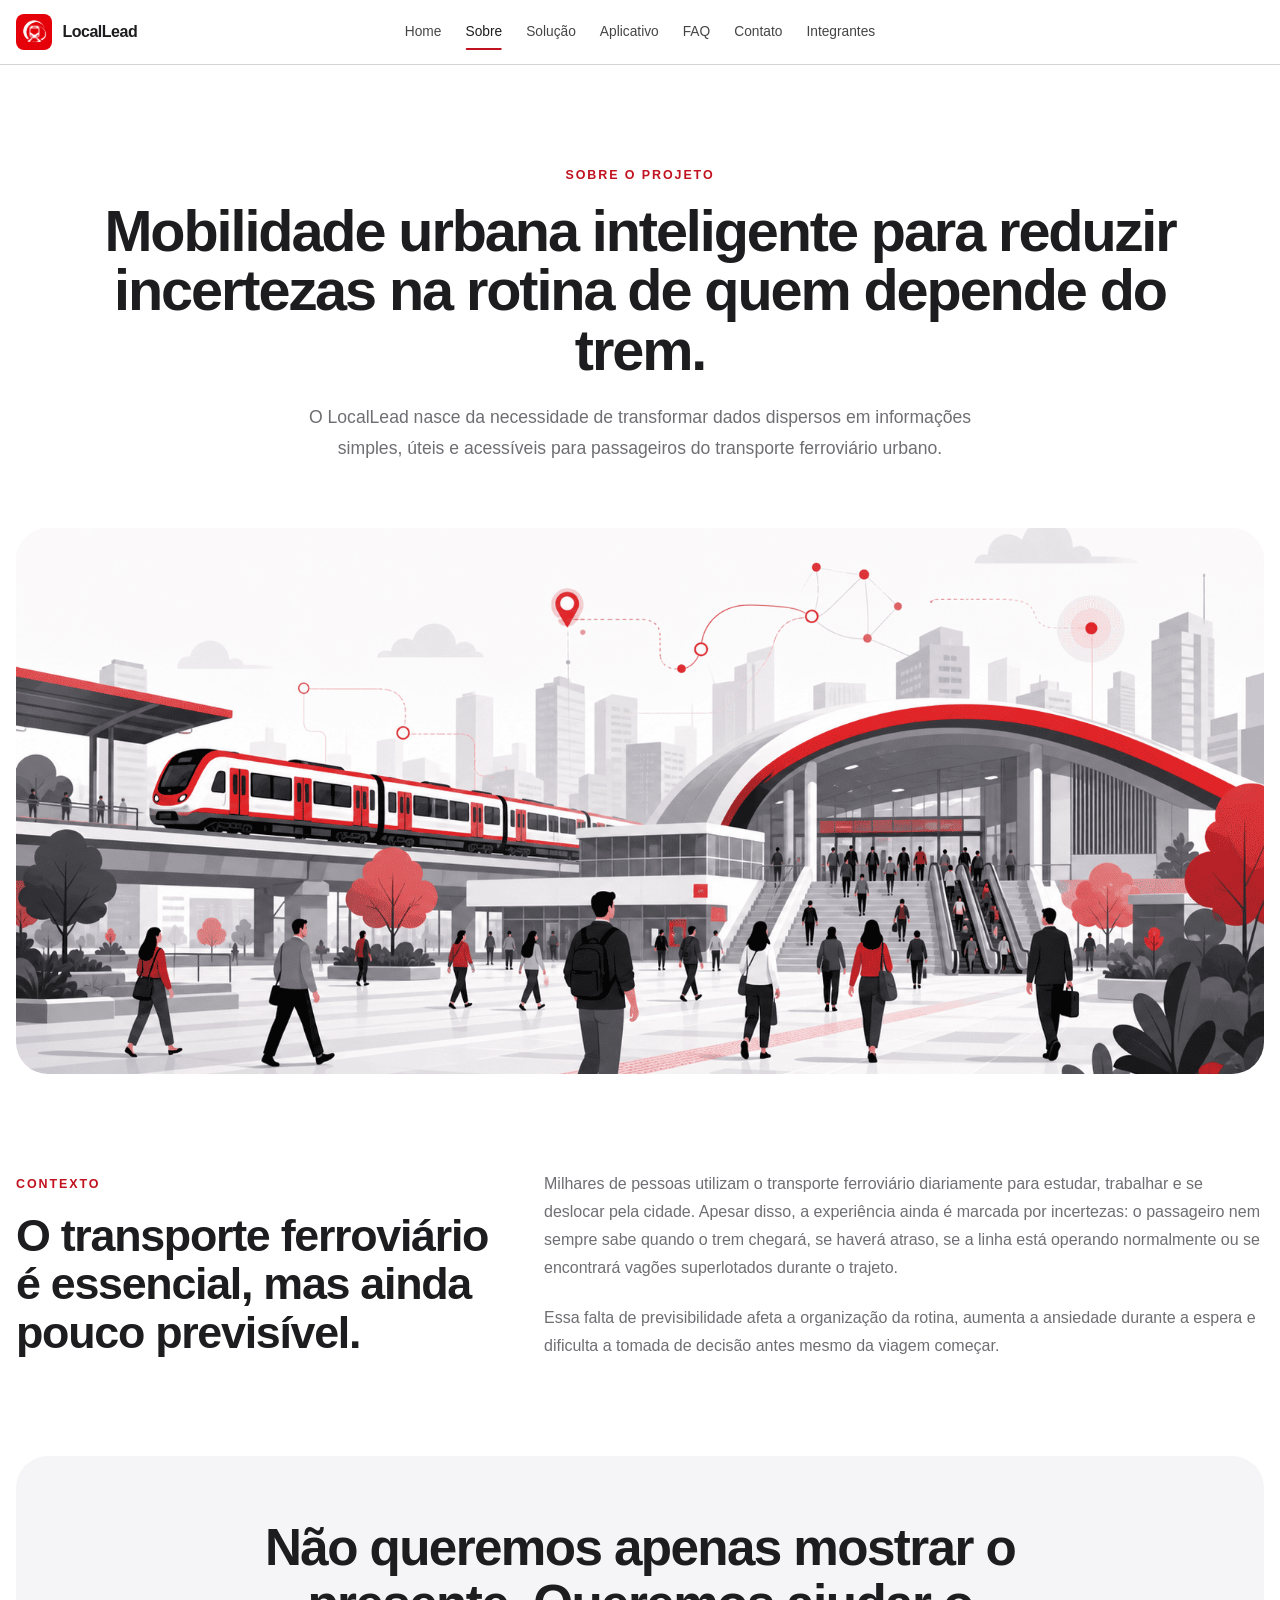
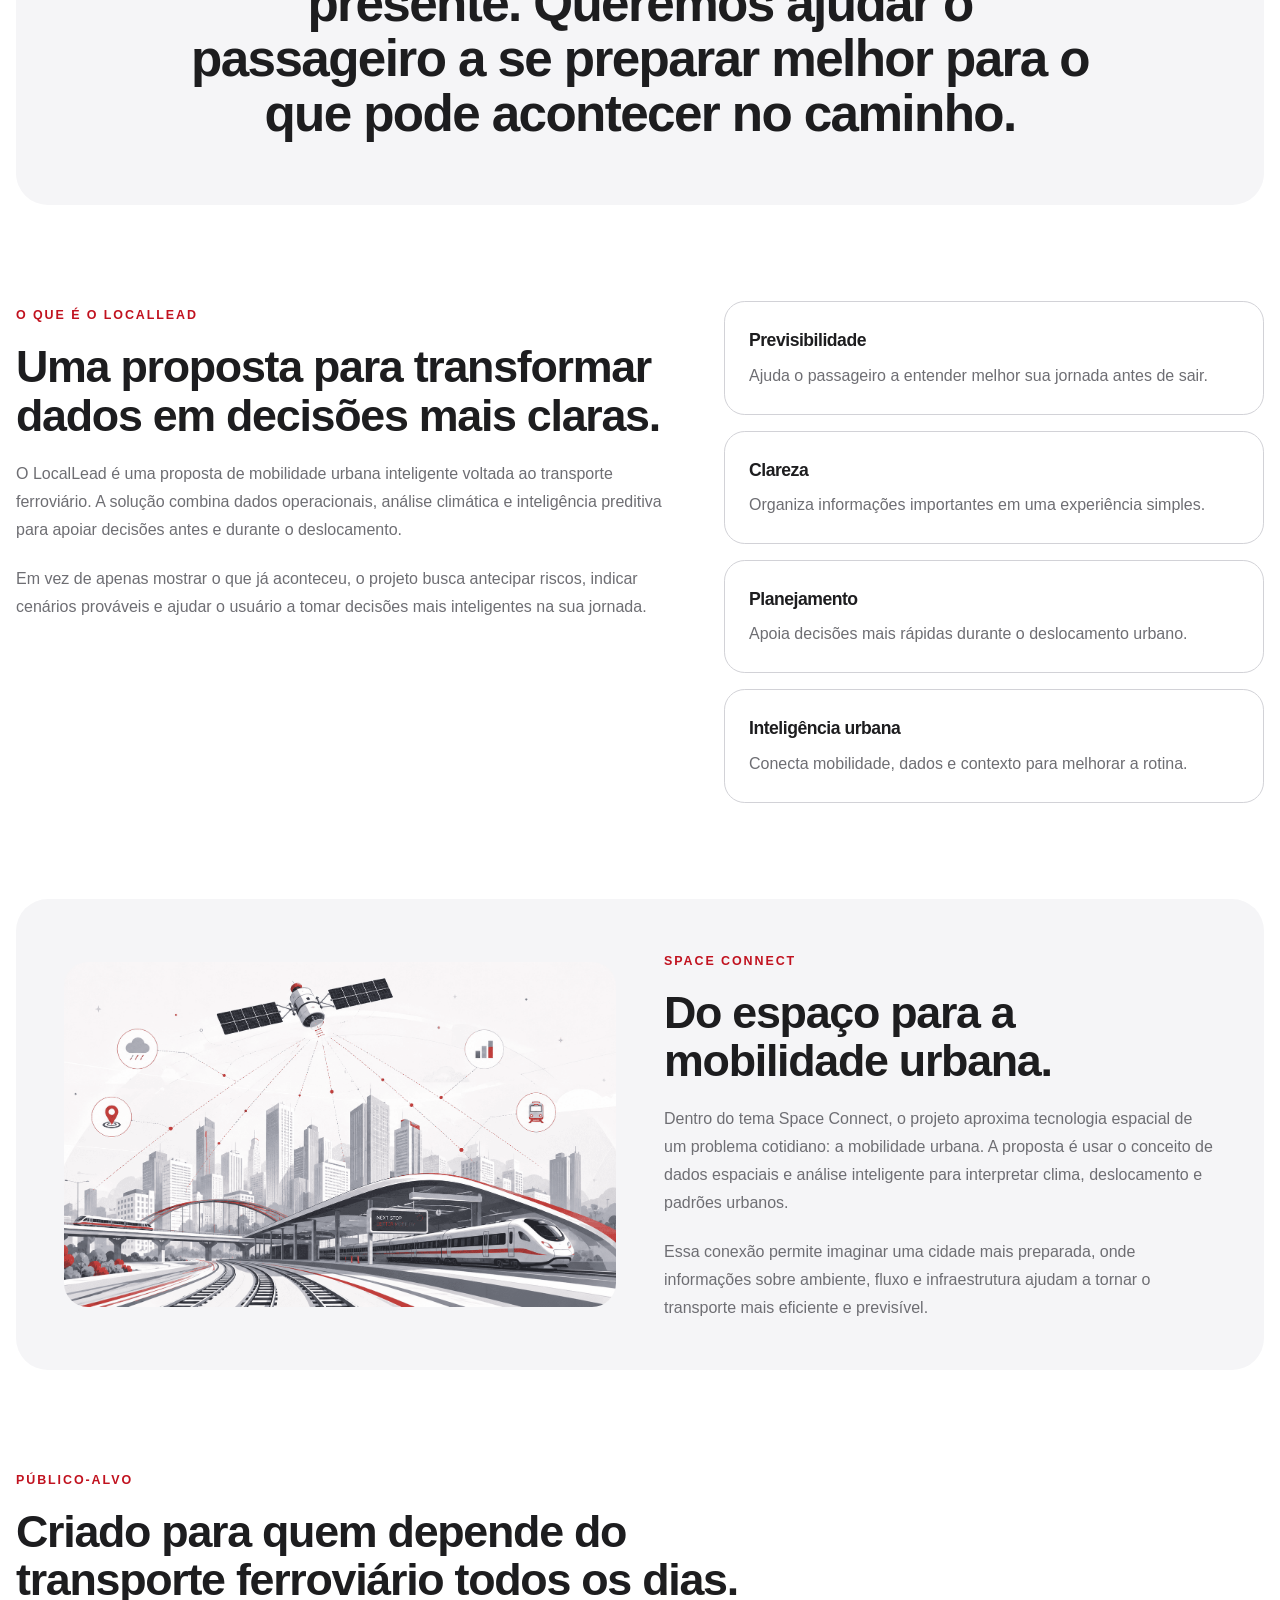
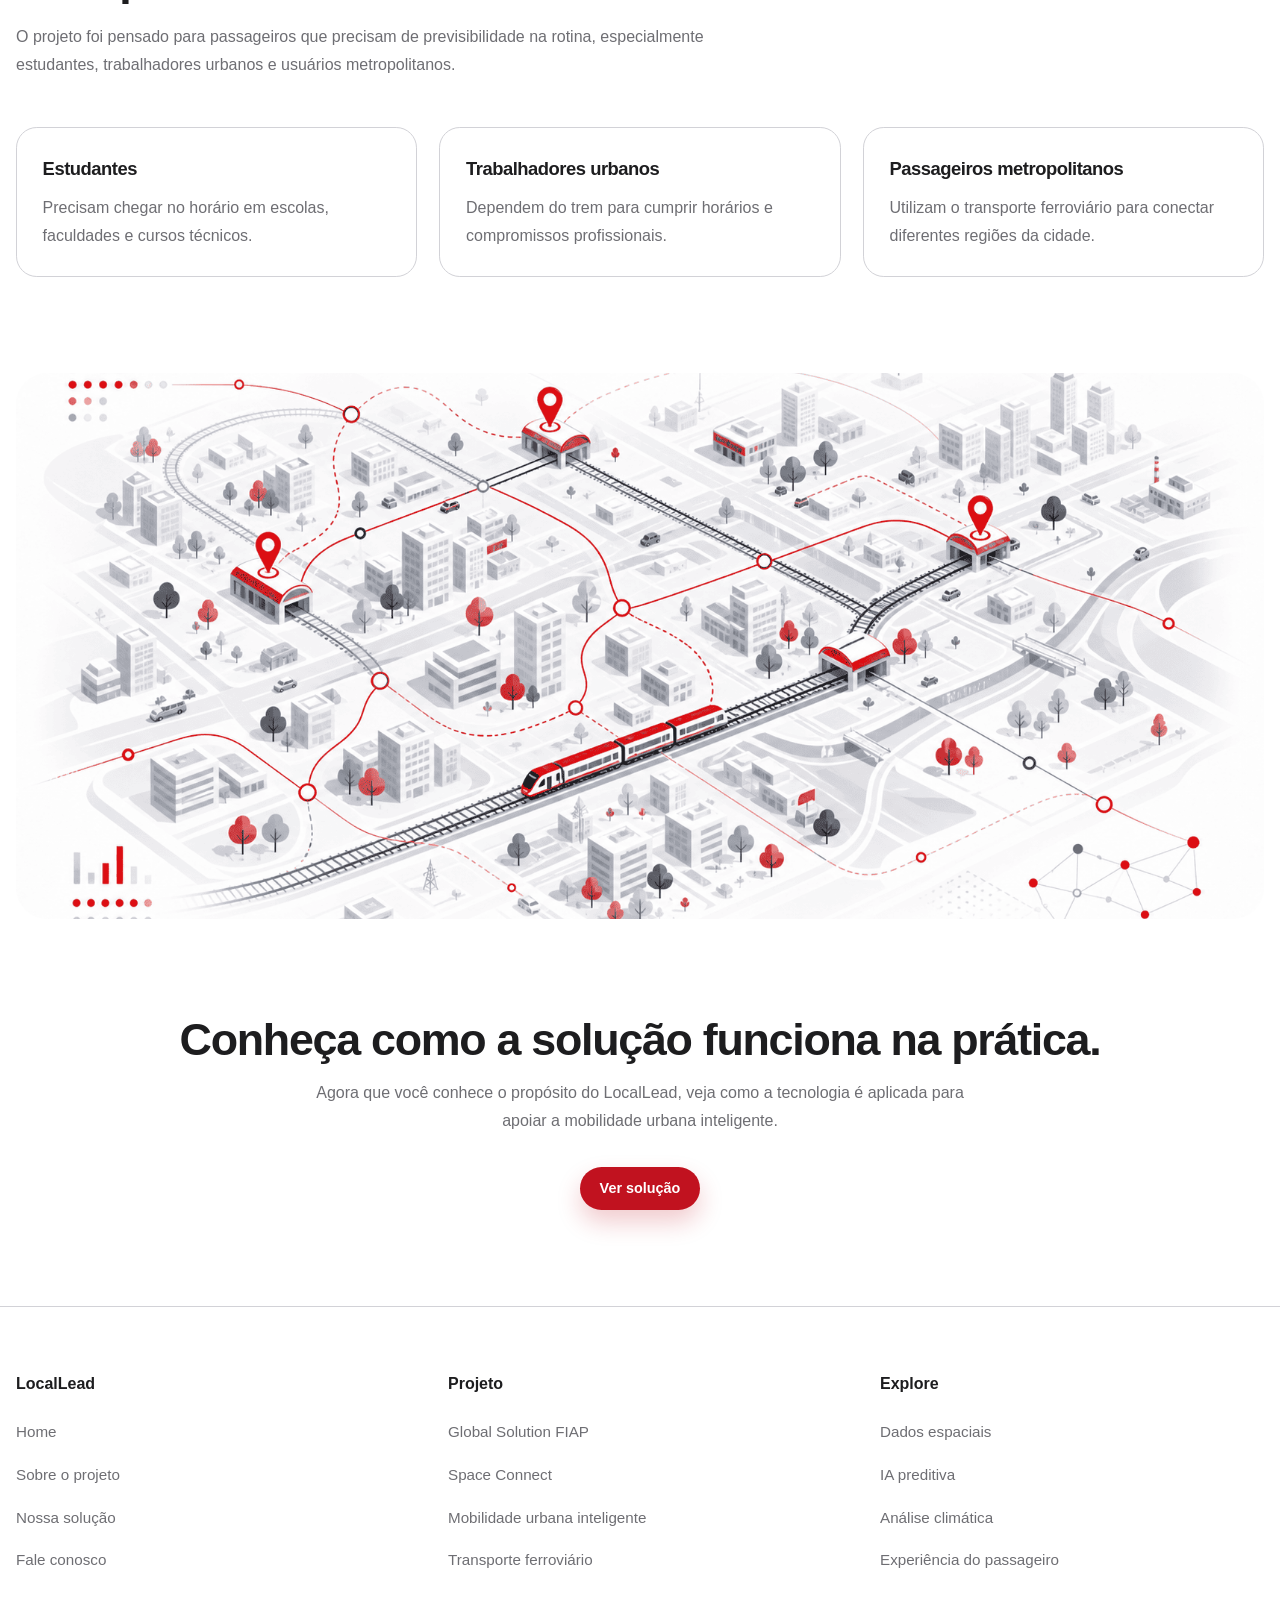
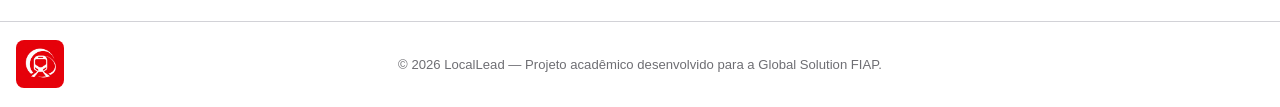
<file: paginas/sobre.html>
<!DOCTYPE html>
<html lang="pt-br">

<head>
    <meta charset="UTF-8">
    <meta name="viewport" content="width=device-width, initial-scale=1.0">

    <link rel="shortcut icon" href="../assets/favicon/favicon.ico" type="image/x-icon">
    <link rel="stylesheet" href="../css/main.css">
    <script type="module" src="../js/main.js" defer></script>

    <title>Sobre | LocalLead</title>
</head>

<body>

    <header class="header">
        <nav class="navbar" aria-label="Navegação principal">
            <a href="./sobre.html" class="navbar__brand" aria-label="Página sobre LocalLead">
                <img src="../assets/img/logo_locallead.png" alt="Logo LocalLead" class="navbar__logo">
                <span class="navbar__name">LocalLead</span>
            </a>

            <button class="navbar__toggle" type="button" aria-label="Abrir menu de navegação" aria-expanded="false"
                aria-controls="navbar-menu">
                <span class="navbar__toggle-line"></span>
                <span class="navbar__toggle-line"></span>
                <span class="navbar__toggle-line"></span>
            </button>

            <ul class="navbar__menu" id="navbar-menu">
                <li class="navbar__item">
                    <a href="../index.html" class="navbar__link">Home</a>
                </li>

                <li class="navbar__item">
                    <a href="./sobre.html" class="navbar__link navbar__link--active">Sobre</a>
                </li>

                <li class="navbar__item">
                    <a href="./solucao.html" class="navbar__link">Solução</a>
                </li>

                <li class="navbar__item">
                    <a href="./aplicativo.html" class="navbar__link">Aplicativo</a>
                </li>

                <li class="navbar__item">
                    <a href="./faq.html" class="navbar__link">FAQ</a>
                </li>

                <li class="navbar__item">
                    <a href="./contato.html" class="navbar__link">Contato</a>
                </li>

                <li class="navbar__item">
                    <a href="./integrantes.html" class="navbar__link">Integrantes</a>
                </li>
            </ul>
        </nav>
    </header>

    <main>

        <section class="about-opening" aria-labelledby="about-title">
            <span class="about-opening__tag">Sobre o projeto</span>

            <h1 class="about-opening__title" id="about-title">
                Mobilidade urbana inteligente para reduzir incertezas na rotina de quem depende do trem.
            </h1>

            <p class="about-opening__description">
                O LocalLead nasce da necessidade de transformar dados dispersos em informações simples,
                úteis e acessíveis para passageiros do transporte ferroviário urbano.
            </p>
        </section>

        <section class="about-cover" aria-label="Contexto visual de mobilidade urbana">
            <!-- IMAGEM 1: contexto urbano -->
            <!-- Local da imagem: ../assets/img/sobre/sobre-hero-contexto-urbano.png -->
            <img 
                src="../assets/img/sobre/sobre-hero-contexto-urbano.png" 
                alt="Estação ferroviária moderna integrada a uma cidade urbana"
            >
        </section>

        <section class="about-context" aria-labelledby="context-title">
            <div class="about-context__header">
                <span class="about-section-tag">Contexto</span>

                <h2 id="context-title">
                    O transporte ferroviário é essencial, mas ainda pouco previsível.
                </h2>
            </div>

            <div class="about-context__text">
                <p>
                    Milhares de pessoas utilizam o transporte ferroviário diariamente para estudar,
                    trabalhar e se deslocar pela cidade. Apesar disso, a experiência ainda é marcada
                    por incertezas: o passageiro nem sempre sabe quando o trem chegará, se haverá atraso,
                    se a linha está operando normalmente ou se encontrará vagões superlotados durante o trajeto.
                </p>

                <p>
                    Essa falta de previsibilidade afeta a organização da rotina, aumenta a ansiedade
                    durante a espera e dificulta a tomada de decisão antes mesmo da viagem começar.
                </p>
            </div>
        </section>

        <section class="about-manifest">
            <p>
                Não queremos apenas mostrar o presente.
                Queremos ajudar o passageiro a se preparar melhor para o que pode acontecer no caminho.
            </p>
        </section>

        <section class="about-definition" aria-labelledby="definition-title">
            <div class="about-definition__content">
                <span class="about-section-tag">O que é o LocalLead</span>

                <h2 id="definition-title">
                    Uma proposta para transformar dados em decisões mais claras.
                </h2>

                <p>
                    O LocalLead é uma proposta de mobilidade urbana inteligente voltada ao transporte
                    ferroviário. A solução combina dados operacionais, análise climática e inteligência
                    preditiva para apoiar decisões antes e durante o deslocamento.
                </p>

                <p>
                    Em vez de apenas mostrar o que já aconteceu, o projeto busca antecipar riscos,
                    indicar cenários prováveis e ajudar o usuário a tomar decisões mais inteligentes
                    na sua jornada.
                </p>
            </div>

            <div class="about-definition__list" aria-label="Pilares do LocalLead">
                <article>
                    <h3>Previsibilidade</h3>
                    <p>Ajuda o passageiro a entender melhor sua jornada antes de sair.</p>
                </article>

                <article>
                    <h3>Clareza</h3>
                    <p>Organiza informações importantes em uma experiência simples.</p>
                </article>

                <article>
                    <h3>Planejamento</h3>
                    <p>Apoia decisões mais rápidas durante o deslocamento urbano.</p>
                </article>

                <article>
                    <h3>Inteligência urbana</h3>
                    <p>Conecta mobilidade, dados e contexto para melhorar a rotina.</p>
                </article>
            </div>
        </section>

        <section class="about-space" aria-labelledby="space-title">
            <div class="about-space__image">
                <!-- IMAGEM 2: Space Connect -->
                <!-- Local da imagem: ../assets/img/sobre/sobre-space-connect-conceito.png -->
                <img 
                    src="../assets/img/sobre/sobre-space-connect-conceito.png" 
                    alt="Satélite monitorando uma cidade moderna com linhas de dados"
                >
            </div>

            <div class="about-space__content">
                <span class="about-section-tag">Space Connect</span>

                <h2 id="space-title">
                    Do espaço para a mobilidade urbana.
                </h2>

                <p>
                    Dentro do tema Space Connect, o projeto aproxima tecnologia espacial de um problema
                    cotidiano: a mobilidade urbana. A proposta é usar o conceito de dados espaciais e
                    análise inteligente para interpretar clima, deslocamento e padrões urbanos.
                </p>

                <p>
                    Essa conexão permite imaginar uma cidade mais preparada, onde informações sobre
                    ambiente, fluxo e infraestrutura ajudam a tornar o transporte mais eficiente e previsível.
                </p>
            </div>
        </section>

        <section class="about-audience" aria-labelledby="audience-title">
            <div class="about-audience__header">
                <span class="about-section-tag">Público-alvo</span>

                <h2 id="audience-title">
                    Criado para quem depende do transporte ferroviário todos os dias.
                </h2>

                <p>
                    O projeto foi pensado para passageiros que precisam de previsibilidade na rotina,
                    especialmente estudantes, trabalhadores urbanos e usuários metropolitanos.
                </p>
            </div>

            <div class="about-audience__grid">
                <article>
                    <h3>Estudantes</h3>
                    <p>Precisam chegar no horário em escolas, faculdades e cursos técnicos.</p>
                </article>

                <article>
                    <h3>Trabalhadores urbanos</h3>
                    <p>Dependem do trem para cumprir horários e compromissos profissionais.</p>
                </article>

                <article>
                    <h3>Passageiros metropolitanos</h3>
                    <p>Utilizam o transporte ferroviário para conectar diferentes regiões da cidade.</p>
                </article>
            </div>
        </section>

        <section class="about-final-image" aria-label="Rede urbana inteligente">
            <!-- IMAGEM 3: rede urbana inteligente -->
            <!-- Local da imagem: ../assets/img/sobre/sobre-rede-urbana-inteligente.png -->
            <img 
                src="../assets/img/sobre/sobre-rede-urbana-inteligente.png" 
                alt="Mapa urbano com linhas ferroviárias e conexões digitais"
            >
        </section>

        <section class="about-cta" aria-labelledby="about-cta-title">
            <h2 id="about-cta-title">
                Conheça como a solução funciona na prática.
            </h2>

            <p>
                Agora que você conhece o propósito do LocalLead, veja como a tecnologia é aplicada
                para apoiar a mobilidade urbana inteligente.
            </p>

            <a href="./solucao.html" class="button button--primary">
                Ver solução
            </a>
        </section>

    </main>

    <footer class="footer">
        <div class="footer__content">
            <div class="footer__column">
                <h2 class="footer__title">LocalLead</h2>

                <ul class="footer__list">
                    <li>
                        <a href="../index.html">Home</a>
                    </li>

                    <li>
                        <a href="./sobre.html">Sobre o projeto</a>
                    </li>

                    <li>
                        <a href="./solucao.html">Nossa solução</a>
                    </li>

                    <li>
                        <a href="./contato.html">Fale conosco</a>
                    </li>
                </ul>
            </div>

            <div class="footer__column">
                <h2 class="footer__title">Projeto</h2>

                <ul class="footer__list">
                    <li>Global Solution FIAP</li>
                    <li>Space Connect</li>
                    <li>Mobilidade urbana inteligente</li>
                    <li>Transporte ferroviário</li>
                </ul>
            </div>

            <div class="footer__column">
                <h2 class="footer__title">Explore</h2>

                <ul class="footer__list">
                    <li>Dados espaciais</li>
                    <li>IA preditiva</li>
                    <li>Análise climática</li>
                    <li>Experiência do passageiro</li>
                </ul>
            </div>
        </div>

        <div class="footer__bottom">
            <div class="footer__bottom-content">
                <a href="../index.html" class="footer__brand" aria-label="Página inicial LocalLead">
                    <img src="../assets/img/logo_locallead.png" alt="Logo LocalLead" class="footer__logo">
                </a>

                <p class="footer__copyright">
                    © 2026 LocalLead — Projeto acadêmico desenvolvido para a Global Solution FIAP.
                </p>
            </div>
        </div>
    </footer>

</body>

</html>
</file>
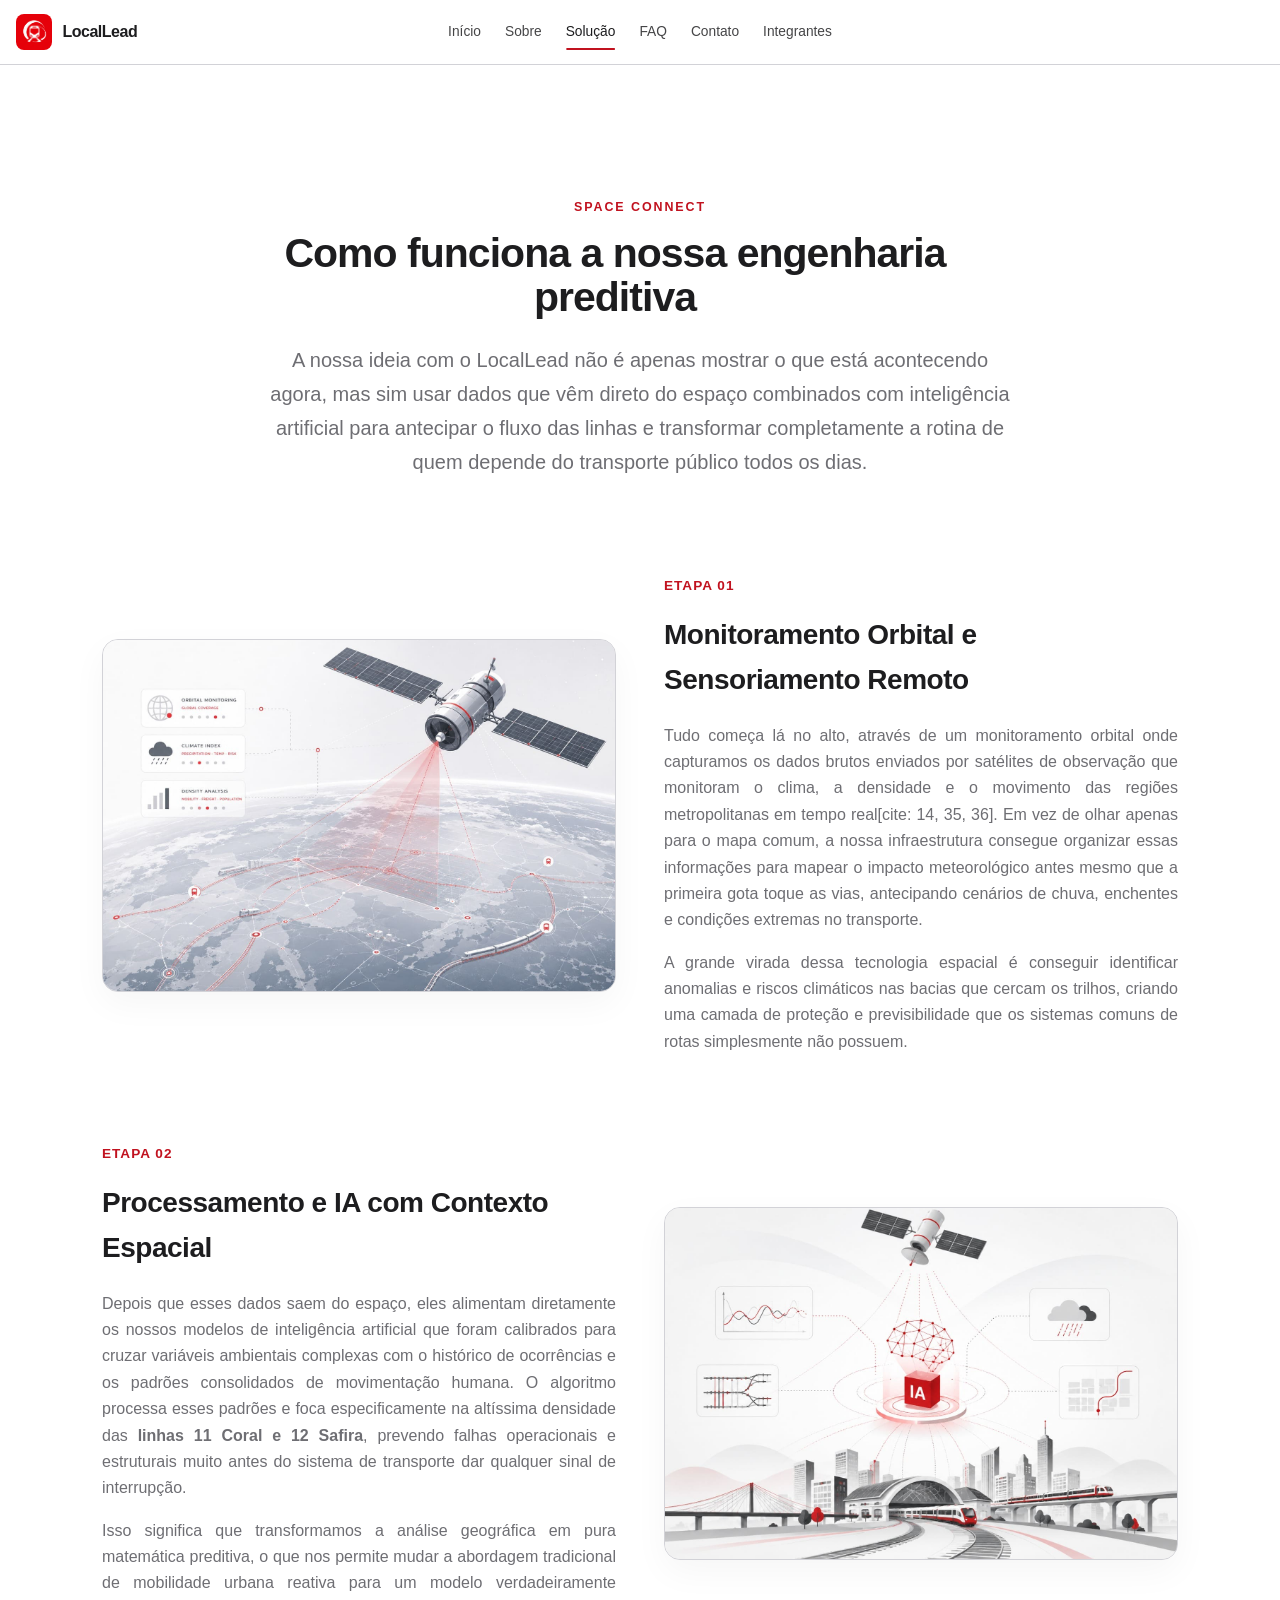
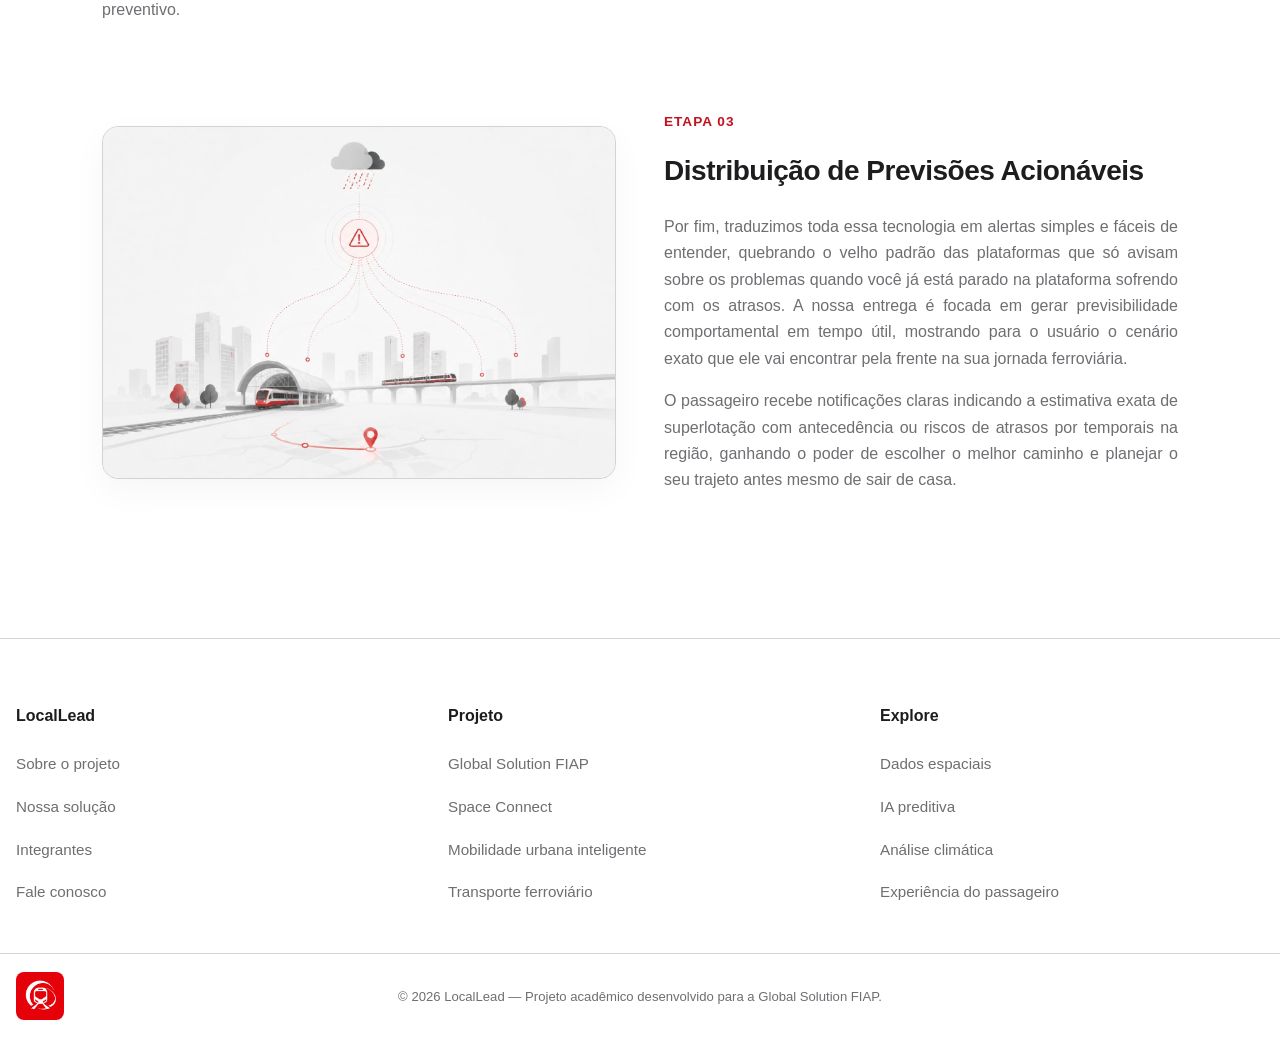
<file: paginas/solucao.html>
<!DOCTYPE html>
<html lang="pt-br">

<head>
    <meta charset="UTF-8">
    <meta name="viewport" content="width=device-width, initial-scale=1.0">

    <link rel="shortcut icon" href="../assets/favicon/favicon.ico" type="image/x-icon">
    <link rel="stylesheet" href="../css/main.css">

    <script type="module" src="../js/main.js" defer></script>

    <title>LocalLead | Solução</title>
</head>

<body>
    <header class="header">
        <nav class="navbar" aria-label="Navegação principal">
            <a href="../index.html" class="navbar__brand" aria-label="Página inicial do LocalLead">
                <img src="../assets/img/logo_locallead.png" alt="Logo LocalLead" class="navbar__logo">
                <span class="navbar__name">LocalLead</span>
            </a>

            <button class="navbar__toggle" type="button" aria-label="Abrir menu de navegação" aria-expanded="false"
                aria-controls="navbar-menu">
                <span class="navbar__toggle-line"></span>
                <span class="navbar__toggle-line"></span>
                <span class="navbar__toggle-line"></span>
            </button>

            <ul class="navbar__menu" id="navbar-menu">
                <li class="navbar__item">
                    <a href="../index.html" class="navbar__link">Início</a>
                </li>
                <li class="navbar__item">
                    <a href="./sobre.html" class="navbar__link">Sobre</a>
                </li>
                <li class="navbar__item">
                    <a href="./solucao.html" class="navbar__link navbar__link--active">Solução</a>
                </li>
                <li class="navbar__item">
                    <a href="./faq.html" class="navbar__link">FAQ</a>
                </li>
                <li class="navbar__item">
                    <a href="./contato.html" class="navbar__link">Contato</a>
                </li>
                <li class="navbar__item">
                    <a href="./integrantes.html" class="navbar__link">Integrantes</a>
                </li>
            </ul>
        </nav>
    </header>

    <main class="solucao-main">
        
        <section class="solucao-intro">
            <div class="section-heading">
                <span class="section-heading__tag">Space Connect</span>
                <h2 class="section-heading__title">Como funciona a nossa engenharia preditiva</h2>
                <p class="solucao-intro__description">
                    A nossa ideia com o LocalLead não é apenas mostrar o que está acontecendo agora, mas sim usar dados que vêm direto do espaço combinados com inteligência artificial para antecipar o fluxo das linhas e transformar completamente a rotina de quem depende do transporte público todos os dias.
                </p>
            </div>
        </section>

        <section class="solucao-pipeline">
            
            <article class="pipeline-item">
                <div class="pipeline-item__image">
                    <img src="../assets/img/solucao/satelite.jpeg" alt="Representação digital da captação de dados por satélites meteorológicos">
                </div>
                <div class="pipeline-item__content">
                    <span class="pipeline-item__step">Etapa 01</span>
                    <h3 class="pipeline-item__title">Monitoramento Orbital e Sensoriamento Remoto</h3>
                    <p class="pipeline-item__text">
                        Tudo começa lá no alto, através de um monitoramento orbital onde capturamos os dados brutos enviados por satélites de observação que monitoram o clima, a densidade e o movimento das regiões metropolitanas em tempo real[cite: 14, 35, 36]. Em vez de olhar apenas para o mapa comum, a nossa infraestrutura consegue organizar essas informações para mapear o impacto meteorológico antes mesmo que a primeira gota toque as vias, antecipando cenários de chuva, enchentes e condições extremas no transporte.
                    </p>
                    <p class="pipeline-item__text">
                        A grande virada dessa tecnologia espacial é conseguir identificar anomalias e riscos climáticos nas bacias que cercam os trilhos, criando uma camada de proteção e previsibilidade que os sistemas comuns de rotas simplesmente não possuem.
                    </p>
                </div>
            </article>

            <article class="pipeline-item pipeline-item--reverse">
                <div class="pipeline-item__image">
                    <img src="../assets/img/solucao/processamento.jpeg" alt="Algoritmo de inteligência artificial analisando a malha ferroviária urbana">
                </div>
                <div class="pipeline-item__content">
                    <span class="pipeline-item__step">Etapa 02</span>
                    <h3 class="pipeline-item__title">Processamento e IA com Contexto Espacial</h3>
                    <p class="pipeline-item__text">
                        Depois que esses dados saem do espaço, eles alimentam diretamente os nossos modelos de inteligência artificial que foram calibrados para cruzar variáveis ambientais complexas com o histórico de ocorrências e os padrões consolidados de movimentação humana. O algoritmo processa esses padrões e foca especificamente na altíssima densidade das <strong>linhas 11 Coral e 12 Safira</strong>, prevendo falhas operacionais e estruturais muito antes do sistema de transporte dar qualquer sinal de interrupção.
                    </p>
                    <p class="pipeline-item__text">
                        Isso significa que transformamos a análise geográfica em pura matemática preditiva, o que nos permite mudar a abordagem tradicional de mobilidade urbana reativa para um modelo verdadeiramente preventivo.
                    </p>
                </div>
            </article>

            <article class="pipeline-item">
                <div class="pipeline-item__image">
                    <img src="../assets/img/solucao/distribuicao.jpeg" alt="Painel analítico mostrando mapas preditivos e status futuro das linhas">
                </div>
                <div class="pipeline-item__content">
                    <span class="pipeline-item__step">Etapa 03</span>
                    <h3 class="pipeline-item__title">Distribuição de Previsões Acionáveis</h3>
                    <p class="pipeline-item__text">
                        Por fim, traduzimos toda essa tecnologia em alertas simples e fáceis de entender, quebrando o velho padrão das plataformas que só avisam sobre os problemas quando você já está parado na plataforma sofrendo com os atrasos. A nossa entrega é focada em gerar previsibilidade comportamental em tempo útil, mostrando para o usuário o cenário exato que ele vai encontrar pela frente na sua jornada ferroviária.
                    </p>
                    <p class="pipeline-item__text">
                        O passageiro recebe notificações claras indicando a estimativa exata de superlotação com antecedência ou riscos de atrasos por temporais na região, ganhando o poder de escolher o melhor caminho e planejar o seu trajeto antes mesmo de sair de casa.
                    </p>
                </div>
            </article>

        </section>

    </main>

    <footer class="footer">
        <div class="footer__content">
            <div class="footer__column">
                <h2 class="footer__title">LocalLead</h2>
                <ul class="footer__list">
                    <li><a href="./sobre.html">Sobre o projeto</a></li>
                    <li><a href="./solucao.html">Nossa solução</a></li>
                    <li><a href="./integrantes.html">Integrantes</a></li>
                    <li><a href="./contato.html">Fale conosco</a></li>
                </ul>
            </div>

            <div class="footer__column">
                <h2 class="footer__title">Projeto</h2>
                <ul class="footer__list">
                    <li>Global Solution FIAP</li>
                    <li>Space Connect</li>
                    <li>Mobilidade urbana inteligente</li>
                    <li>Transporte ferroviário</li>
                </ul>
            </div>

            <div class="footer__column">
                <h2 class="footer__title">Explore</h2>
                <ul class="footer__list">
                    <li>Dados espaciais</li>
                    <li>IA preditiva</li>
                    <li>Análise climática</li>
                    <li>Experiência do passageiro</li>
                </ul>
            </div>
        </div>

        <div class="footer__bottom">
            <div class="footer__bottom-content">
                <a href="../index.html" class="footer__brand" aria-label="Página inicial LocalLead">
                    <img src="../assets/img/logo_locallead.png" alt="Logo LocalLead" class="footer__logo">
                </a>
                <p class="footer__copyright">
                    © 2026 LocalLead — Projeto acadêmico desenvolvido para a Global Solution FIAP.
                </p>
            </div>
        </div>
    </footer>
</body>

</html>
</file>
<file: css/main.css>
@import url('./base.css');
@import url('./menu.css');
@import url('./hero.css');
@import url('./buttons.css');
@import url('./layout.css');
@import url('./cards.css');
@import url('./home.css');
@import url("./integrantes.css");
@import url('./faq.css');
@import url('./sobre.css');
@import url('./apicativo.css');
@import url('./footer.css');
@import url('./solucao.css');
@import url('./contato.css');
</file>
<file: css/contato.css>
.contact-hero {
  padding: 8rem 2rem 3rem 2rem;
  text-align: center;
  display: flex;
  flex-direction: column;
  align-items: center;
  justify-content: center;
  width: 100%;
}

.contact-hero .section-heading {
  text-align: center;
  width: 100%;
}

.contact-hero .section-heading__title {
  text-align: center !important;
  margin-inline: auto;
  width: 100%;
}

.contact-hero__subtitle {
  width: 100%;
  max-width: 650px;
  margin: 1.25rem auto 0 auto;
  color: var(--text-muted);
  font-size: 1.1rem;
  line-height: 1.6;
  text-align: center;
}

.contact-container {
  width: 100%;
  max-width: 680px;
  margin: 0 auto;
  padding: 0 2rem 8rem 2rem;
  box-sizing: border-box;
}

.contact-form {
  background-color: var(--light-bg);
  border-radius: 16px;
  padding: 2.5rem;
  display: flex;
  flex-direction: column;
  gap: 1.5rem;
  border: 1px solid transparent;
  width: 100%;
  box-sizing: border-box;
}

.contact-form__group {
  display: flex;
  flex-direction: column;
  gap: 0.5rem;
  width: 100%;
  align-items: flex-start;
}

.contact-form__label {
  font-size: 0.9rem;
  font-weight: 600;
  color: var(--text-main);
  text-align: left;
}

.contact-form__input {
  padding: 0.75rem 1rem;
  border: 1.5px solid var(--border-light);
  border-radius: 8px;
  background-color: var(--white);
  color: var(--text-main);
  font-size: 1rem;
  transition: var(--transition-smooth);
  width: 100%;
  box-sizing: border-box;
}

.contact-form__input:focus {
  outline: none;
  border-color: var(--primary-red);
  box-shadow: 0 0 0 3px rgba(224, 46, 36, 0.05);
}

select.contact-form__input {
  cursor: pointer;
  appearance: none;
  background-image: url("data:image/svg+xml;charset=UTF-8,%3csvg xmlns='http://www.w3.org/2000/svg' viewBox='0 0 24 24' fill='none' stroke='%23333' stroke-width='2' stroke-linecap='round' stroke-linejoin='round'%3e%3cpath d='M6 9l6 6 6-6'/%3e%3c/svg%3e");
  background-repeat: no-repeat;
  background-position: right 1rem center;
  background-size: 1.25rem;
  padding-right: 2.5rem;
}

textarea.contact-form__input {
  resize: vertical;
  min-height: 140px;
  font-family: inherit;
}

.contact-form__error {
  font-size: 0.82rem;
  font-weight: 500;
  color: var(--primary-red);
  margin-top: 0.25rem;
}

.contact-form__input--error {
  border-color: var(--primary-red) !important;
  background-color: rgba(224, 46, 36, 0.01);
}

.contact-form__actions {
  display: flex;
  justify-content: flex-end;
  width: 100%;
}

.contact-form__btn {
  background-color: var(--primary-red);
  color: var(--white);
  padding: 0.875rem 2rem;
  border-radius: 8px;
  font-size: 1rem;
  font-weight: 600;
  border: none;
  cursor: pointer;
  transition: var(--transition-smooth);
}

.contact-form__btn:hover {
  background-color: var(--primary-red-dark);
  transform: translateY(-1px);
}

/* ===== CARD DE SUCESSO ===== */
.success-card {
  background-color: var(--light-bg);
  border-radius: 16px;
  padding: 4rem 2.5rem;
  text-align: center;
  display: flex;
  flex-direction: column;
  align-items: center;
  gap: 1rem;
  width: 100%;
  box-sizing: border-box;
  animation: fadeIn 0.4s ease-out;
}

.success-card__icon {
  font-size: 3rem;
  margin-bottom: 0.5rem;
}

.success-card__title {
  font-size: 1.5rem;
  font-weight: 700;
  color: var(--text-main);
}

.success-card__text {
  color: var(--text-muted);
  font-size: 1rem;
  max-width: 400px;
  line-height: 1.5;
}

.success-card__btn {
  margin-top: 0.75rem;
  background-color: var(--primary-red);
  color: var(--white);
  padding: 0.75rem 1.75rem;
  border-radius: 8px;
  font-size: 0.95rem;
  font-weight: 600;
  border: none;
  cursor: pointer;
  transition: var(--transition-smooth);
}

.success-card__btn:hover {
  background-color: var(--primary-red-dark);
}

@keyframes fadeIn {
  from {
    opacity: 0;
    transform: translateY(10px);
  }
  to {
    opacity: 1;
    transform: translateY(0);
  }
}

/* 
   MEDIA QUERIES 
   */

@media (max-width: 992px) {
  .contact-form {
    padding: 2rem;
  }

  .contact-container {
    max-width: 560px;
  }
}

@media (max-width: 768px) {
  .contact-hero {
    padding-top: 6rem;
  }

  .contact-form {
    padding: 2rem 1.25rem;
  }

  .contact-form__actions {
    justify-content: stretch;
  }

  .contact-form__btn {
    width: 100%;
    text-align: center;
  }
}

@media (max-width: 480px) {
  .contact-hero {
    padding: 5rem 1rem 2rem 1rem;
  }

  .contact-hero__subtitle {
    font-size: 1rem;
  }

  .contact-container {
    padding: 0 1rem 5rem 1rem;
  }
}
</file>
